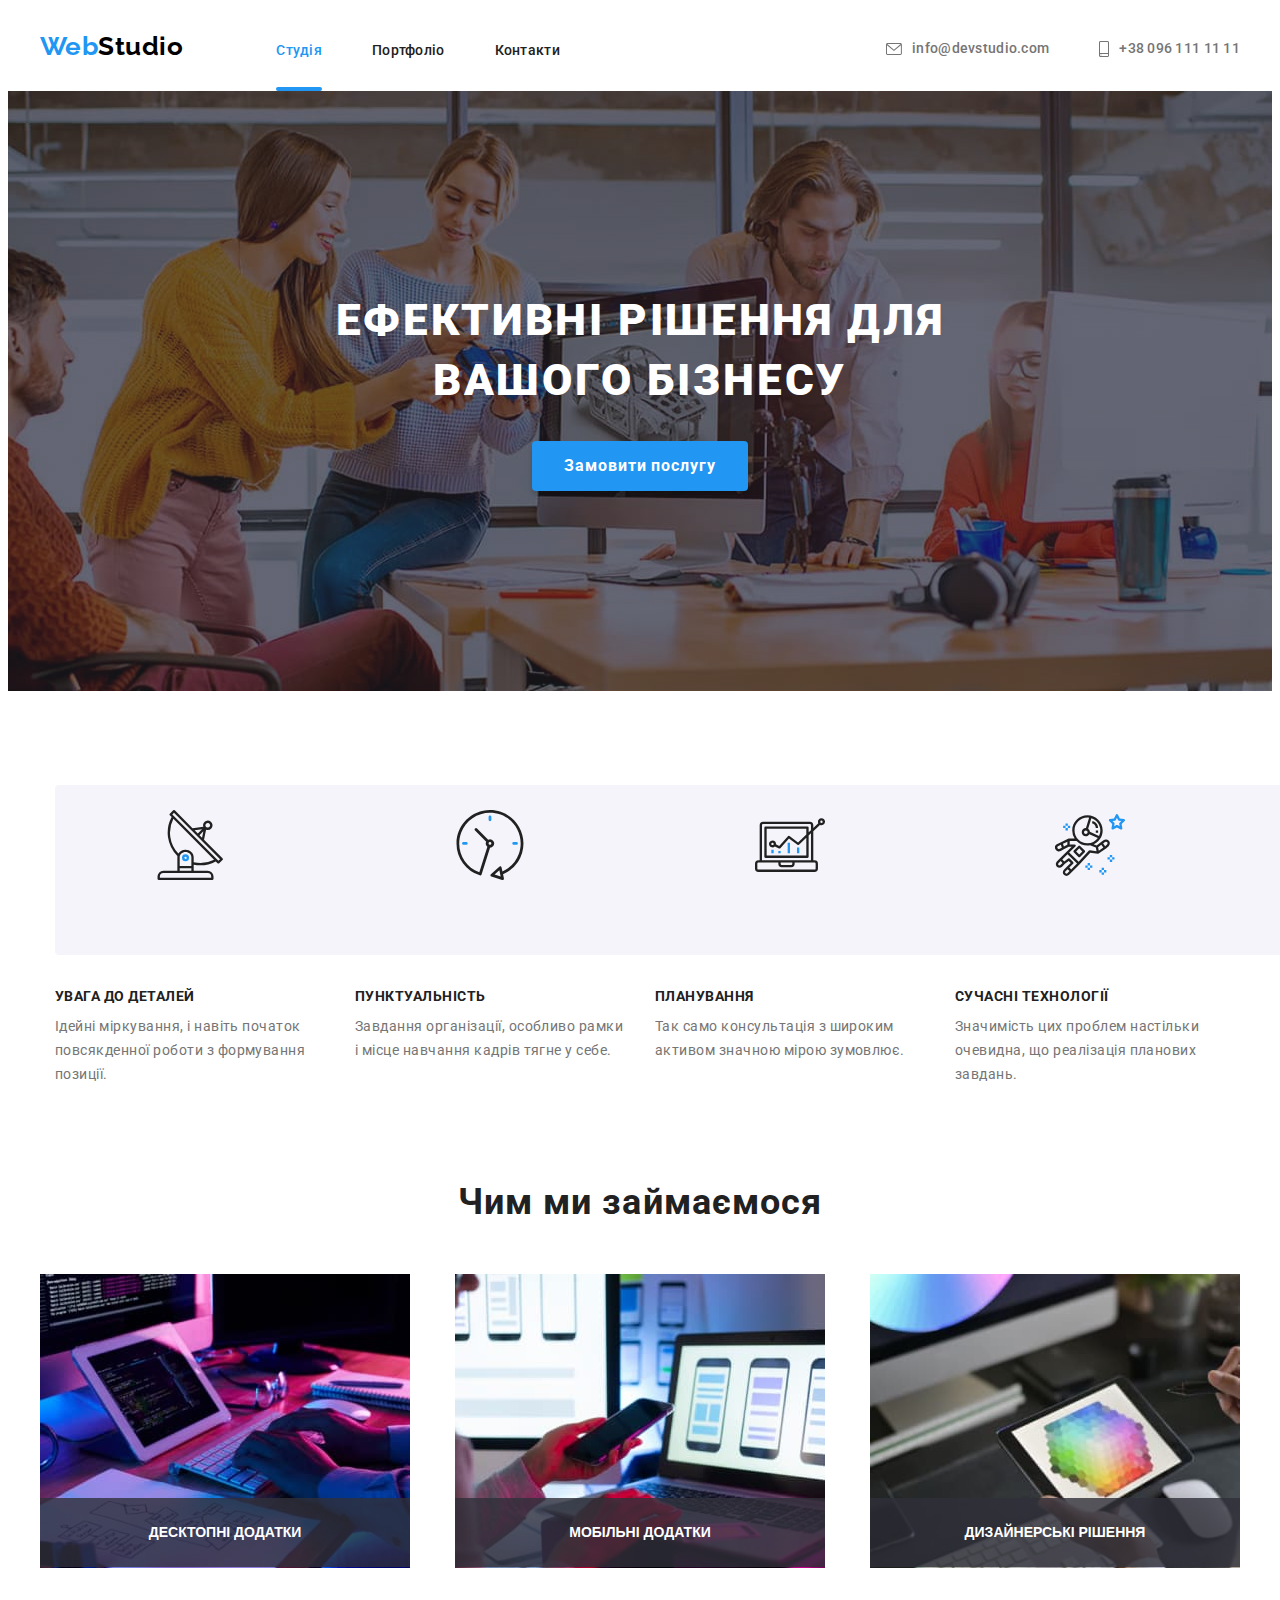
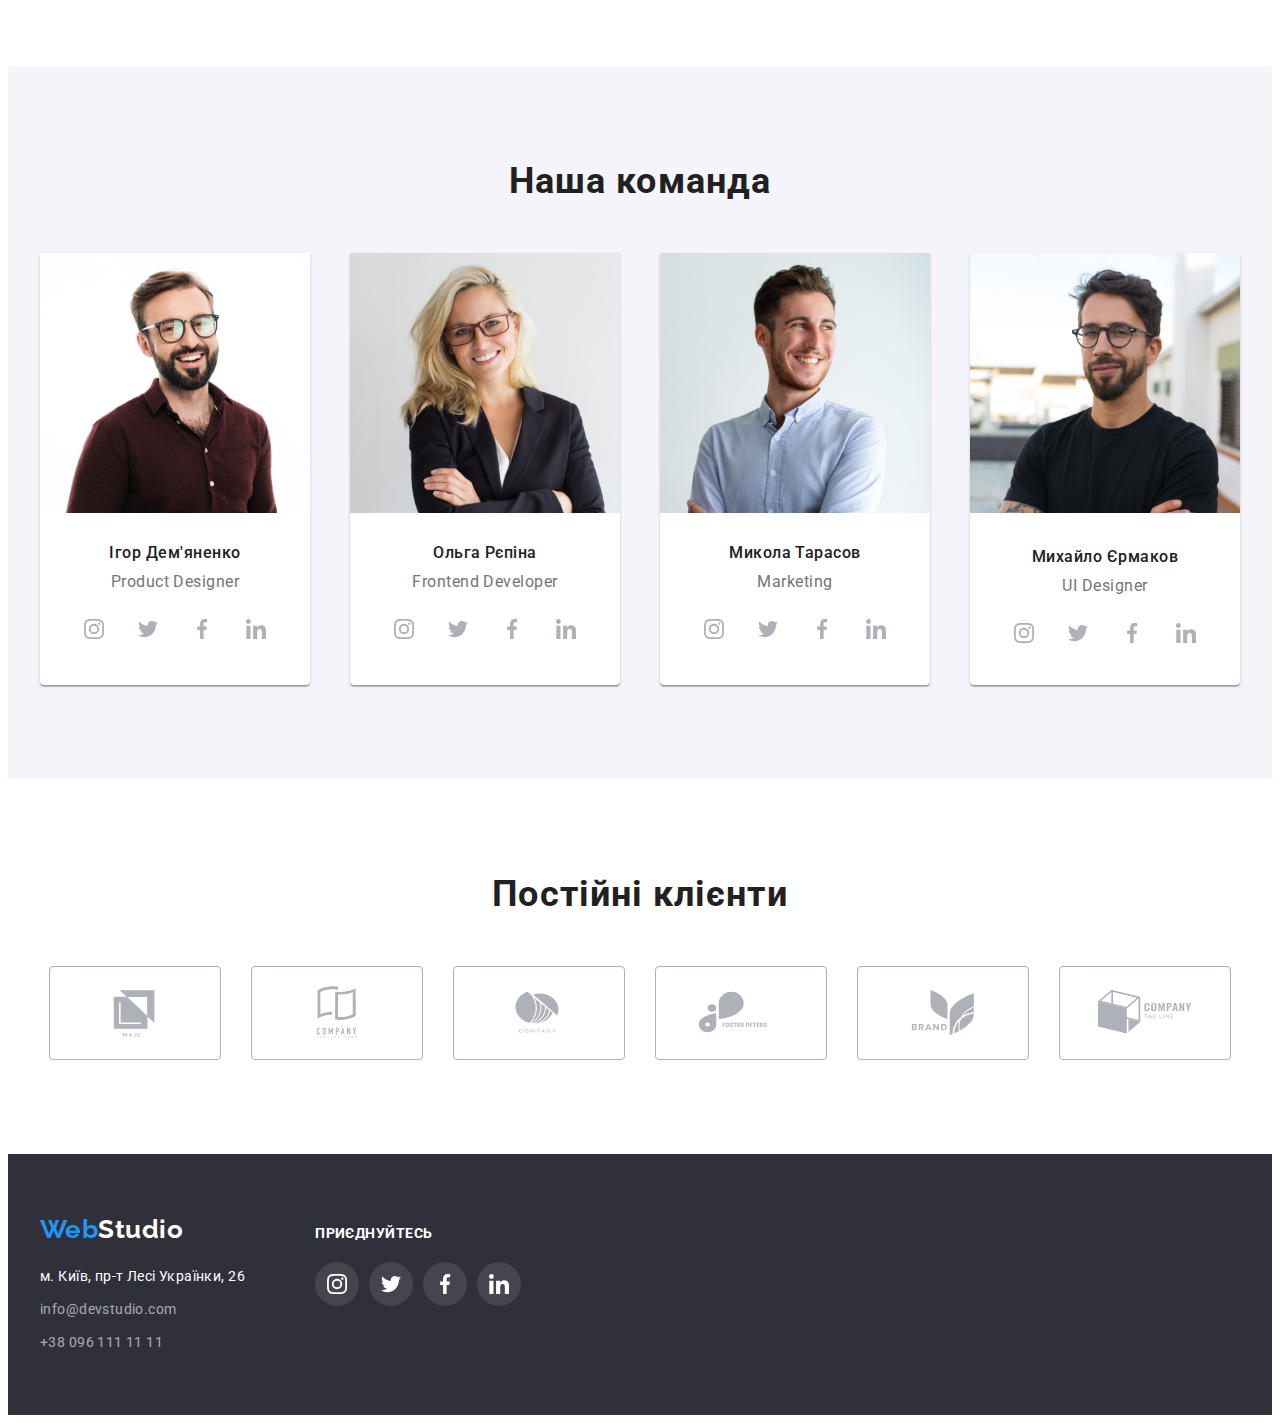
<file: index.html>
<!DOCTYPE html>
<html lang="uk">
  <head>
    <meta charset="UTF-8" />
    <meta http-equiv="X-UA-Compatible" content="IE=edge" />
    <meta name="viewport" content="width=device-width, initial-scale=1.0" />
    <title>WebStudio</title>
    <link rel="preconnect" href="https://fonts.googleapis.com" />
    <link rel="preconnect" href="https://fonts.gstatic.com" crossorigin />
    <link
      href="https://fonts.googleapis.com/css2?family=Raleway:wght@700&family=Roboto:wght@400;500;700&display=swap"
      rel="stylesheet"
    />
    <link
      rel="stylesheet"
      href="https://cdnjs.cloudflare.com/ajax/libs/modern-normalize/1.1.0/modern-normalize.min.css"
      integrity="sha512-wpPYUAdjBVSE4KJnH1VR1HeZfpl1ub8YT/NKx4PuQ5NmX2tKuGu6U/JRp5y+Y8XG2tV+wKQpNHVUX03MfMFn9Q=="
      crossorigin="anonymous"
      referrerpolicy="no-referrer"
    />
    <link rel="stylesheet" href="./css/styles.css" />
  </head>
  <body>
    <header class="header">
      <div class="container main-header">
            <a href="./index.html" lang="en" class="logo list link"
              ><span class="logo-part">Web</span>Studio</a
            >
            <nav>
            <ul class="list link site-nav">
              <li class="item">
                <a href="./index.html" class="list link nav-list current">Студія</a>
              </li>
              <li class="item">
                <a href="./portfolio.html" class="list link nav-list">Портфоліо</a>
              </li>
              <li class="item"><a href="#" class="list link nav-list">Контакти</a></li>
            </ul>
          </nav>
          <ul class="list link site-nav sive-nav-contact">
            <li class="item list-item">
              <a href="mailto:info@devstudio.com"
                class="list link nav-list contacts"
                > <svg class="icons-contact" width="16" height="12">
                  <use href="./images/icomoon/icons.svg#icon-mail"></use>
                </svg> 
                info@devstudio.com</a
              >
            </li>
            <li class="item">
              <a href="tel:+380961111111" class="list link nav-list contacts"
                >
                <svg class="icons-contact" width="10" height="16">
                  <use href="./images/icomoon/icons.svg#icon-tel"></use>
                </svg>
                +38 096 111 11 11</a
              >
            </li>
          </ul>
      </div>
    </header>
    <main>
      <section class="hero">
        <h1 class="hero-title">Ефективні рішення для вашого бізнесу</h1>
        <button type="button" data-modal-open class="button">Замовити послугу</button>
      </section>
      <section class="section-feature">
        <div class="container">
          <h2 class="visually-hidden">Особливості</h2>
        <ul class="list link main-features">
          <li class="main-features-list">
            <svg class="icons-features" >
              <use href="./images/icomoon/icons.svg#icon-antenna" width="70" height="70"></use>
            </svg>
            <h3 class="features-title">Увага до деталей</h3>
            <p class="features-text">
              Ідейні міркування, і навіть початок повсякденної роботи з
              формування позиції.
            </p>
          </li>
          <li class="main-features-list">
            <svg class="icons-features">
              <use href="./images/icomoon/icons.svg#icon-clock" width="70" height="70"></use>
            </svg>
            <h3 class="features-title">Пунктуальність</h3>
            <p class="features-text">
              Завдання організації, особливо рамки і місце навчання кадрів тягне
              у себе.
            </p>
          </li>
          <li class="main-features-list">
            <svg class="icons-features">
              <use href="./images/icomoon/icons.svg#icon-diagram" width="70" height="70"></use>
            </svg>
            <h3 class="features-title">Планування</h3>
            <p class="features-text">
              Так само консультація з широким активом значною мірою зумовлює.
            </p>
          </li>
          <li class="main-features-list">
            <svg class="icons-features">
              <use href="./images/icomoon/icons.svg#icon-astronaut" width="70" height="70"></use>
            </svg>
            <h3 class="features-title">Сучасні технології</h3>
            <p class="features-text">
              Значимість цих проблем настільки очевидна, що реалізація планових
              завдань.
            </p>
          </li>
        </ul>
        </div>
      </section>
      <section class=" main-work">
        <div class="container">
          <h2 class="work">Чим ми займаємося</h2>
        <ul class="list link work-list">
          <li class="example-position">
            <img src="./images/main/box1.jpg" alt="Друк-на-клавіатура" width="370" />
            <button type="button" class="work-title-bottom">Десктопні додатки</button>
          </li>
          <li class="example-position">
            <img src="./images/main/box2.jpg" alt="Телефон-в-руці" width="370" />
            <button type="button" class="work-title-bottom">Мобільні додатки</button>
          </li>
          <li class="example-position">
            <img src="./images/main/box3.jpg" alt="Зображення-на-планшеті" width="370" />
            <button type="button" class="work-title-bottom">Дизайнерські рішення</button>
          </li> 
        </ul>
        </div>
      </section>
      <section class="section-work">
        <div class="container">
          <h2 class="work">Наша команда</h2>
          <ul class="list link main-team">
            <li class="section-list">
              <img
                src="./images/main/img1.jpg"
                alt="Ігор Дем'яненко" 
                width="270" class="photo-team"
              />
            <div class="general">
                <h3 class="team">Ігор Дем'яненко</h3>
                <p lang="en" class="team-position">Product Designer</p>
            <ul   class="list icons-team-list">
              <li class="icons-team-item">
                <a class="icons-team-link" href="#">
                  <svg class="icons-team" width="20" height="20">
                    <use href="./images/icomoon/icons.svg#icon-instagram">
                    </use>
                  </svg>
                </a>
              </li>
              <li class="icons-team-item">
                <a class="icons-team-link" href="#">
                  <svg class="icons-team" width="20" height="20">
                    <use href="./images/icomoon/icons.svg#icon-twitter">
                    </use>
                  </svg>
                </a>
              </li>
              <li class="icons-team-item">
                <a class="icons-team-link" href="#">
                  <svg class="icons-team" width="20" height="20">
                    <use href="./images/icomoon/icons.svg#icon-facebook">
                    </use>
                  </svg> 
                </a>
              </li>
              <li class="icons-team-item">
                <a class="icons-team-link" href="#">
                  <svg class="icons-team" width="20" height="20">
                    <use href="./images/icomoon/icons.svg#icon-linkedin">
                    </use>
                  </svg> 
                </a>
              </li>  
            </ul>
            </div>
           
            </li>
            <li class="section-list">
              <img
                src="./images/main/img2.jpg"
                alt="Ольга Рєпіна"
                width="270" class="photo-team"
              />
              <div class="general">
                <h3 class="team">Ольга Рєпіна</h3>
                <p lang="en" class="team-position">Frontend Developer</p>
                <ul   class="list icons-team-list">
                  <li class="icons-team-item">
                    <a class="icons-team-link" href="#">
                      <svg class="icons-team" width="20" height="20">
                        <use href="./images/icomoon/icons.svg#icon-instagram">
                        </use>
                      </svg>
                    </a>
                  </li>
                  <li class="icons-team-item">
                    <a class="icons-team-link" href="#">
                      <svg class="icons-team" width="20" height="20">
                        <use href="./images/icomoon/icons.svg#icon-twitter">
                        </use>
                      </svg>
                    </a>
                  </li>
                  <li class="icons-team-item">
                    <a class="icons-team-link" href="#">
                      <svg class="icons-team" width="20" height="20">
                        <use href="./images/icomoon/icons.svg#icon-facebook">
                        </use>
                      </svg> 
                    </a>
                  </li>
                  <li class="icons-team-item">
                    <a class="icons-team-link" href="#">
                      <svg class="icons-team" width="20" height="20">
                        <use href="./images/icomoon/icons.svg#icon-linkedin">
                        </use>
                      </svg> 
                    </a>
                  </li>  
                </ul>
              </div>
            </li>
            <li class="section-list">
              <img
                src="./images/main/img3.jpg"
                alt="Микола Тарасов"
                width="270" class="photo-team"
              />
              <div class="general">
                <h3 class="team">Микола Тарасов</h3>
                <p lang="en" class="team-position">Marketing</p>
                <ul   class="list icons-team-list">
                  <li class="icons-team-item">
                    <a class="icons-team-link" href="#">
                      <svg class="icons-team" width="20" height="20">
                        <use href="./images/icomoon/icons.svg#icon-instagram">
                        </use>
                      </svg>
                    </a>
                  </li>
                  <li class="icons-team-item">
                    <a class="icons-team-link" href="#">
                      <svg class="icons-team" width="20" height="20">
                        <use href="./images/icomoon/icons.svg#icon-twitter">
                        </use>
                      </svg>
                    </a>
                  </li>
                  <li class="icons-team-item">
                    <a class="icons-team-link" href="#">
                      <svg class="icons-team" width="20" height="20">
                        <use href="./images/icomoon/icons.svg#icon-facebook">
                        </use>
                      </svg> 
                    </a>
                  </li>
                  <li class="icons-team-item">
                    <a class="icons-team-link" href="#">
                      <svg class="icons-team" width="20" height="20">
                        <use href="./images/icomoon/icons.svg#icon-linkedin">
                        </use>
                      </svg> 
                    </a>
                  </li>  
                </ul>
              </div>
            </li>
            <li class="section-list">
              <img
                src="./images/main/img4.jpg"
                alt="Михайло Єрмаков"
                width="270"
              />
              <div class="general">
                <h3 class="team">Михайло Єрмаков</h3>
                <p lang="en" class="team-position">UI Designer</p>
                <ul   class="list icons-team-list">
                  <li class="icons-team-item">
                    <a class="icons-team-link" href="#">
                      <svg class="icons-team" width="20" height="20">
                        <use href="./images/icomoon/icons.svg#icon-instagram">
                        </use>
                      </svg>
                    </a>
                  </li>
                  <li class="icons-team-item">
                    <a class="icons-team-link" href="#">
                      <svg class="icons-team" width="20" height="20">
                        <use href="./images/icomoon/icons.svg#icon-twitter">
                        </use>
                      </svg>
                    </a>
                  </li>
                  <li class="icons-team-item">
                    <a class="icons-team-link" href="#">
                      <svg class="icons-team" width="20" height="20">
                        <use href="./images/icomoon/icons.svg#icon-facebook">
                        </use>
                      </svg> 
                    </a>
                  </li>
                  <li class="icons-team-item">
                    <a class="icons-team-link" href="#">
                      <svg class="icons-team" width="20" height="20">
                        <use href="./images/icomoon/icons.svg#icon-linkedin">
                        </use>
                      </svg> 
                    </a>
                  </li>  
                </ul>
              </div>
            </li>
          </ul>
        </div>
      </section>
      <section class="section-clients">
        <div class="container">
          <h2 class="work">Постійні клієнти</h2> 
          <ul class="list icons-clients-list">
            <li>
              <a class="icons-clients-link" href="#">
                <svg class="icons-clients">
                  <use href="./images/icomoon/icons.svg#icon-client1"></use>
                </svg>
              </a>
            </li>
            <li>
              <a class="icons-clients-link" href="#">
                <svg class="icons-clients">
                  <use href="./images/icomoon/icons.svg#icon-client2"></use>
                </svg>
              </a>
            </li>
            <li>
              <a class="icons-clients-link" href="#">
                <svg class="icons-clients">
                  <use href="./images/icomoon/icons.svg#icon-client3"></use>
                </svg>
              </a>
            </li>
            <li>
              <a class="icons-clients-link" href="#">
                <svg class="icons-clients">
                  <use href="./images/icomoon/icons.svg#icon-client4"></use>
                </svg>
              </a>
            </li>
            <li>
              <a class="icons-clients-link" href="#">
                <svg class="icons-clients">
                  <use href="./images/icomoon/icons.svg#icon-client5"></use>
                </svg>
              </a>
            </li>
            <li>
              <a class="icons-clients-link" href="#">
                <svg class="icons-clients">
                  <use href="./images/icomoon/icons.svg#icon-client6"></use>
                </svg>
              </a>
            </li>
          </ul>
        </div>
      </section>
    </main>
    <footer class="footer">
      <div class="container box-flex">
            <div>
              <a href="./index.html" lang="en" class="logo-footer-part list link logo-footer"
              ><span class="logo-part">Web</span>Studio</a
            >
            <address class="main-address">
              <ul class="list link">
                <li>
                  <a
                    href="https://goo.gl/maps/CPtrU1FHBa2aNyZL9"
                    target="_blank"
                    rel="noopener noreferrer"
                    class="address list link"
                    >м. Київ, пр-т Лесі Українки, 26</a
                  >
                </li>
                <li class="mail-tel">
                  <a
                    href="mailto:info@devstudio.com"
                    class="list link address address-contacts"
                    >info@devstudio.com</a
                  >
                </li>
                <li class="mail-tel">
                  <a
                    href="tel:+380961111111"
                    class="list link address address-contacts tel-footer"
                    >+38 096 111 11 11</a
                  >
                </li>
              </ul>
            </address>
            </div>
         <div class="support">
            <h3 class="footer-title">приєднуйтесь</h3>
                <ul   class="list icons-team-list-footer">
                  <li class="icons-team-item">
                    <a class="icons-team-link icons-team-link-footer" href="#">
                      <svg class="icons-team icons-footer" width="20" height="20">
                        <use href="./images/icomoon/icons.svg#icon-instagram">
                        </use>
                      </svg>
                    </a>
                  </li>
                  <li class="icons-team-item">
                    <a class="icons-team-link icons-team-link-footer" href="#">
                      <svg class="icons-team icons-footer" width="20" height="20">
                        <use href="./images/icomoon/icons.svg#icon-twitter">
                        </use>
                      </svg>
                    </a>
                  </li>
                  <li class="icons-team-item">
                    <a class="icons-team-link icons-team-link-footer" href="#">
                      <svg class="icons-team icons-footer" width="20" height="20">
                        <use href="./images/icomoon/icons.svg#icon-facebook">
                        </use>
                      </svg> 
                    </a>
                  </li>
                  <li class="icons-team-item">
                    <a class="icons-team-link icons-team-link-footer" href="#">
                      <svg class="icons-team icons-footer" width="20" height="20">
                        <use href="./images/icomoon/icons.svg#icon-linkedin">
                        </use>
                      </svg> 
                    </a>
                  </li>  
                </ul>
         </div>
        </div>
    </footer>
    <div class="backdrop is-hidden" data-modal>
      <div class="modal">
        <button type="button" data-modal-close aria-label="close" class="modal-button">
          <svg class="modal-close-icon" width="11" height="11">
            <use href="./images/portfolio/symbol-defs.svg#icon-Vector"></use>
          </svg>
        </button>
      </div>
    </div>

<script src="./js/modal.js"></script>
  </body>
</html>
</file>
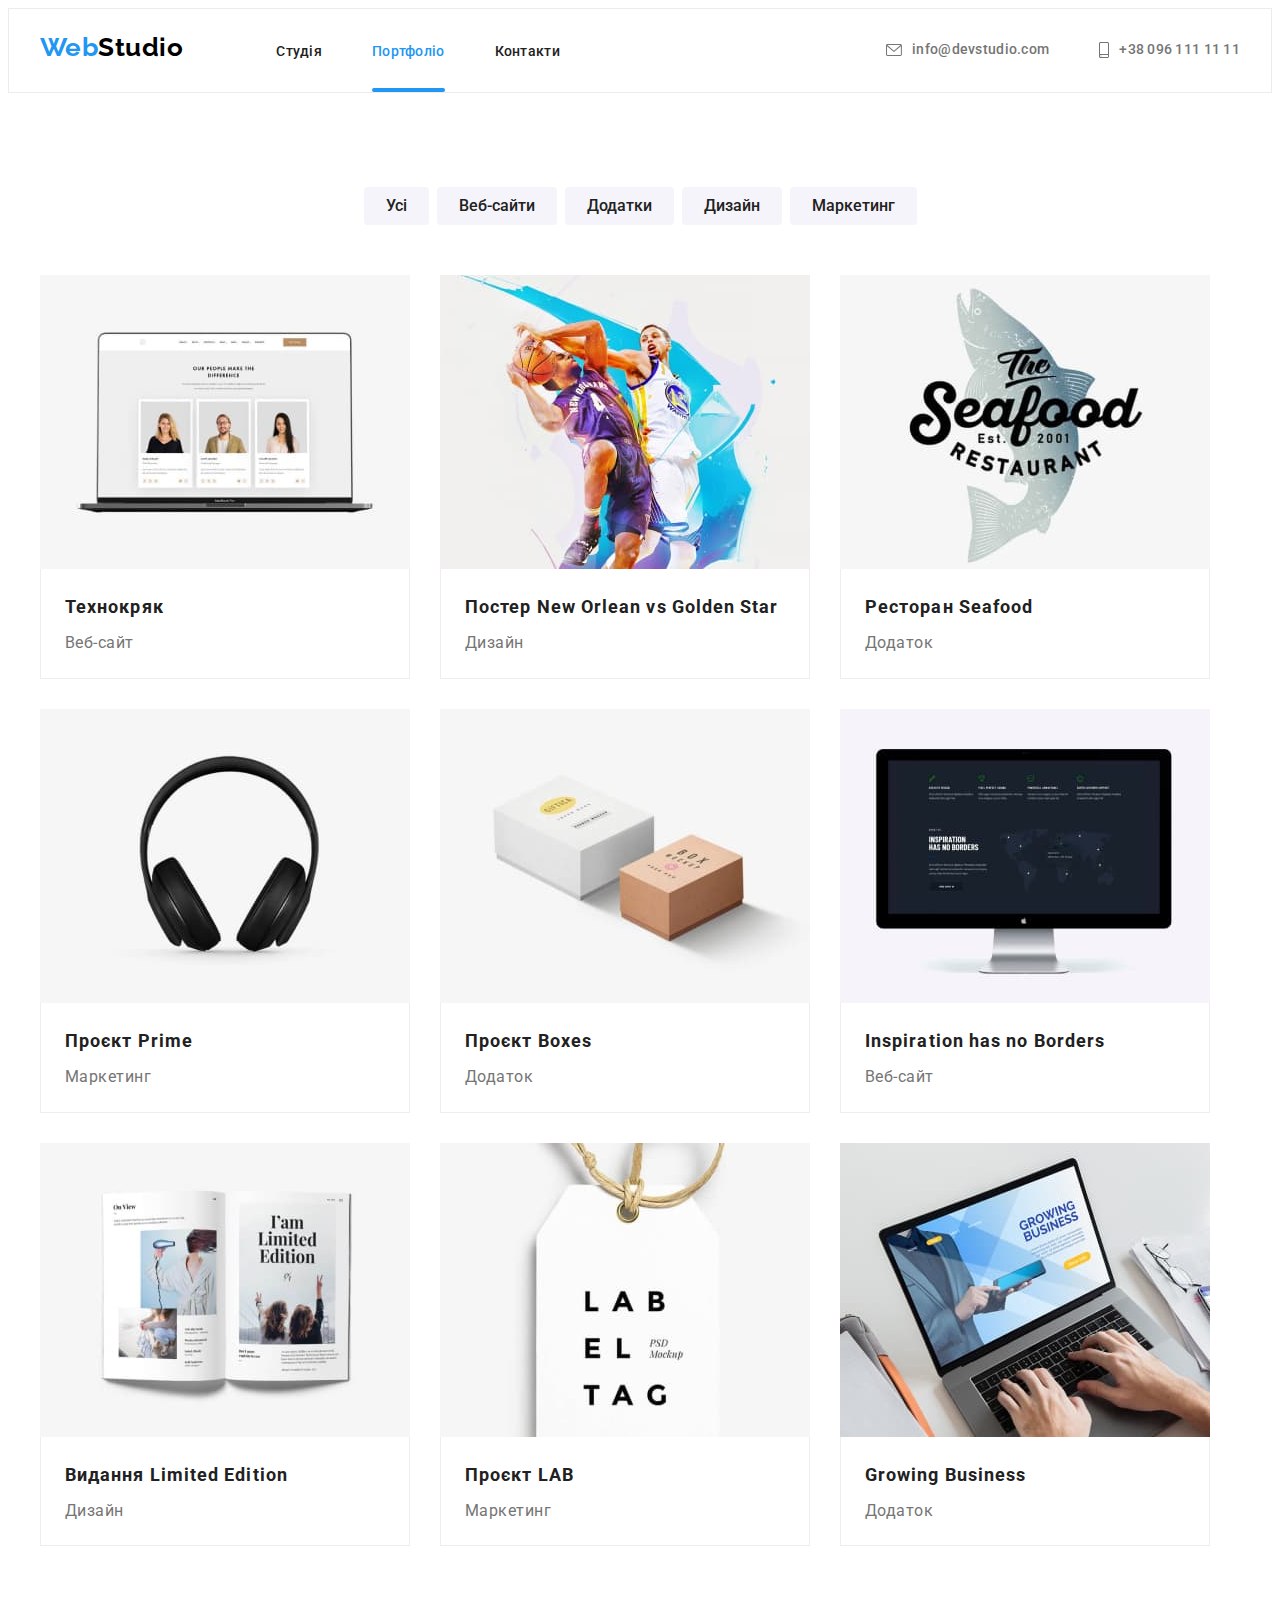
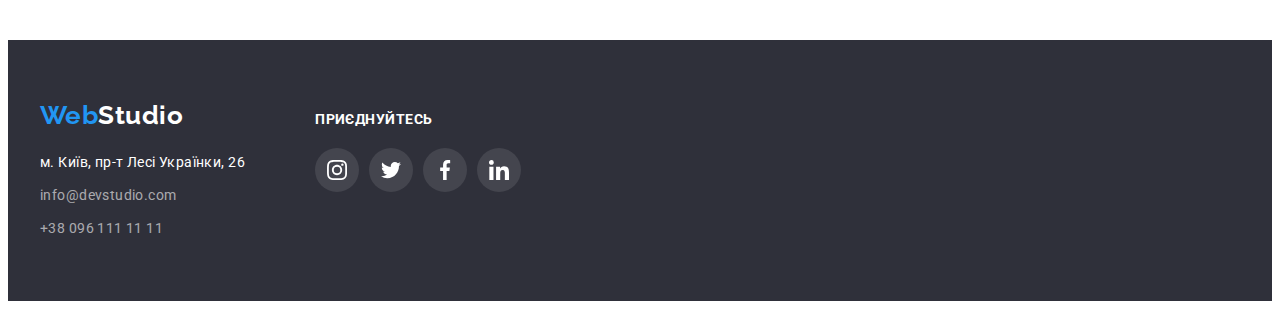
<file: portfolio.html>
<!DOCTYPE html>
<html lang="uk">
  <head>
    <meta charset="UTF-8" />
    <meta http-equiv="X-UA-Compatible" content="IE=edge" />
    <meta name="viewport" content="width=device-width, initial-scale=1.0" />
    <title>Portfolio</title>
    <link rel="preconnect" href="https://fonts.googleapis.com" />
    <link rel="preconnect" href="https://fonts.gstatic.com" crossorigin />
    <link
      href="https://fonts.googleapis.com/css2?family=Raleway:wght@700&family=Roboto:wght@400;500;700&display=swap"
      rel="stylesheet"
    />
    <link
      rel="stylesheet"
      href="https://cdnjs.cloudflare.com/ajax/libs/modern-normalize/1.1.0/modern-normalize.min.css"
      integrity="sha512-wpPYUAdjBVSE4KJnH1VR1HeZfpl1ub8YT/NKx4PuQ5NmX2tKuGu6U/JRp5y+Y8XG2tV+wKQpNHVUX03MfMFn9Q=="
      crossorigin="anonymous"
      referrerpolicy="no-referrer"
    />
    <link rel="stylesheet" href="./css/portfolio.css" />
  </head>
  <body>
    <header class="header">
      <div class="container main-header">
            <a href="./index.html" lang="en" class="logo list link"
              ><span class="logo-part">Web</span>Studio</a
            >
            <nav>
            <ul class="list link site-nav">
              <li class="item">
                <a href="./index.html" class="list link nav-list">Студія</a>
              </li>
              <li class="item">
                <a href="./portfolio.html" class="list link nav-list current">Портфоліо</a>
              </li>
              <li class="item"><a href="#" class="list link nav-list">Контакти</a></li>
            </ul>
          </nav>
          <ul class="list link site-nav sive-nav-contact">
            <li class="item list-item">
              <a href="mailto:info@devstudio.com"
                class="list link nav-list contacts"
                > <svg class="icons-contact" width="16" height="12">
                  <use href="./images/icomoon/icons.svg#icon-mail"></use>
                </svg> 
                info@devstudio.com</a
              >
            </li>
            <li class="item">
              <a href="tel:+380961111111" class="list link nav-list contacts"
                >
                <svg class="icons-contact" width="10" height="16">
                  <use href="./images/icomoon/icons.svg#icon-tel"></use>
                </svg>
                +38 096 111 11 11</a
              >
            </li>
          </ul>
      </div>
    </header>
    
    <main>
      <section class="main-section">
        <div class="container">
          <h1 class="visually-hidden">Портфоліо</h1>
        <ul class="main-btn-list">
          <li class="list btn-item">
            <button type="button" class="main-list">Усі</button>
          </li>
          <li class="list btn-item">
            <button type="button" class="main-list">Веб-сайти</button>
          </li>
          <li class="list btn-item">
            <button type="button" class="main-list">Додатки</button>
          </li>
          <li class="list btn-item">
            <button type="button" class="main-list">Дизайн</button>
          </li>
          <li class="list btn-item">
            <button type="button" class="main-list">Маркетинг</button>
          </li>
        </ul>
        <ul class="list card-set">
          <li class="item-filter">
              <a href="#" class="link">
                  <div class="product-thumb">
                      <img
                        src="./images/portfolio/tehnokrak.jpg"
                        alt="Технокряк"
                        width="370" class="image"
                      />      
                      <div class="product-overlay">
                        <p class="overlay-text">Ресурс пропонує комплексні пропозиції з різним рівнем функціоналу та сервісів. Все це дозволить відвідувачу отримати вичерпні відомості про компанію чи приватну особу.
                        </p>
                      </div>
                  </div>
              
              <div class="border">
                <h2 class="main-title">Технокряк</h2>
                <p class="main-text">Веб-сайт</p>
              </div>
         
            </a>
          </li>
          <li class="item-filter">
            <a href="#" class="link">
              <div class="product-thumb">
                <img
                  src="./images/portfolio/basketball.jpg"
                  alt="Баскетбол"
                  width="370"
                />
                <div class="product-overlay">
                  <p class="overlay-text">Ресурс пропонує комплексні пропозиції з різним рівнем функціоналу та сервісів. Все це дозволить відвідувачу отримати вичерпні відомості про компанію чи приватну особу.
                  </p>
                </div>
              </div>
              <div class="border">
                <h2 class="main-title">
                  Постер <span lang="en">New Orlean vs Golden Star</span>
                </h2>
                <p class="main-text">Дизайн</p>
              </div>
            </a>
          </li>
          <li class="item-filter">
            <a href="#" class="link">
              <div class="product-thumb">
                <img
                  src="./images/portfolio/seafood.jpg"
                  alt="Морепродукти"
                  width="370"
                />
                <div class="product-overlay">
                  <p class="overlay-text">Ресурс пропонує комплексні пропозиції з різним рівнем функціоналу та сервісів. Все це дозволить відвідувачу отримати вичерпні відомості про компанію чи приватну особу.
                  </p>
                </div>
              </div>
              <div class="border">
                <h2 class="main-title">
                  Ресторан <span lang="en">Seafood</span>
                </h2>
                <p class="main-text">Додаток</p>
              </div>
            </a>
          </li>
          <li class="item-filter">
            <a href="#" class="link">
              <div class="product-thumb">
                <img
                  src="./images/portfolio/headphone.jpg"
                  alt="Навушники"
                  width="370"
                />
                <div class="product-overlay">
                  <p class="overlay-text">Ресурс пропонує комплексні пропозиції з різним рівнем функціоналу та сервісів. Все це дозволить відвідувачу отримати вичерпні відомості про компанію чи приватну особу.
                  </p>
                </div>
              </div>
              <div class="border">
                <h2 class="main-title">Проєкт <span lang="en">Prime</span></h2>
              <p class="main-text">Маркетинг</p>
              </div>
            </a>
          </li>
          <li class="item-filter">
            <a href="#" class="link">
              <div class="product-thumb">
                <img
                  src="./images/portfolio/boxes.jpg"
                  alt="Коробки"
                  width="370"
                />
                <div class="product-overlay">
                  <p class="overlay-text">Ресурс пропонує комплексні пропозиції з різним рівнем функціоналу та сервісів. Все це дозволить відвідувачу отримати вичерпні відомості про компанію чи приватну особу.
                  </p>
                </div>
              </div>
              <div class="border">
                <h2 class="main-title">Проєкт <span lang="en">Boxes</span></h2>
              <p class="main-text">Додаток</p>
              </div>
            </a>
          </li>
          <li class="item-filter">
            <a href="#" class="link">
              <div class="product-thumb">
                <img
                  src="./images/portfolio/tv.jpg"
                  alt="Телевізор"
                  width="370"
                />
                <div class="product-overlay">
                  <p class="overlay-text">Ресурс пропонує комплексні пропозиції з різним рівнем функціоналу та сервісів. Все це дозволить відвідувачу отримати вичерпні відомості про компанію чи приватну особу.
                  </p>
                </div>
              </div>
             <div class="border">
              <h2 lang="en" class="main-title">Inspiration has no Borders</h2>
              <p class="main-text">Веб-сайт</p>
             </div>
            </a>
          </li>
          <li class="item-filter">
            <a href="#" class="link">
              <div class="product-thumb">
                <img
                  src="./images/portfolio/newspaper.jpg"
                  alt="Газета"
                  width="370"
                />
                <div class="product-overlay">
                  <p class="overlay-text">Ресурс пропонує комплексні пропозиції з різним рівнем функціоналу та сервісів. Все це дозволить відвідувачу отримати вичерпні відомості про компанію чи приватну особу.
                  </p>
                </div>
              </div>
              <div class="border">
                <h2 class="main-title">
                  Видання <span lang="en">Limited Edition</span>
                </h2>
                <p class="main-text">Дизайн</p>
              </div>
            </a>
          </li>
          <li class="item-filter">
            <a href="#" class="link">
              <div class="product-thumb">
                <img
                  src="./images/portfolio/labeltag.jpg"
                  alt="Значок"
                  width="370"
                />
                <div class="product-overlay">
                  <p class="overlay-text">Ресурс пропонує комплексні пропозиції з різним рівнем функціоналу та сервісів. Все це дозволить відвідувачу отримати вичерпні відомості про компанію чи приватну особу.
                  </p>
                </div>
              </div>
                <div class="border">
                  <h2 class="main-title">
                    Проєкт <span lang="en" class="labeltag">lab</span>
                  </h2>
                  <p class="main-text">Маркетинг</p>
                </div>
              </a>
          </li>
          <li class="item-filter">
            <a href="#" class="link">
              <div class="product-thumb">
                <img
                  src="./images/portfolio/notebook.jpg"
                  alt="Ноутбук"
                  width="370"
                />
                <div class="product-overlay">
                  <p class="overlay-text">Ресурс пропонує комплексні пропозиції з різним рівнем функціоналу та сервісів. Все це дозволить відвідувачу отримати вичерпні відомості про компанію чи приватну особу.
                  </p>
                </div>
              </div>
              <div class="border">
                <h2 lang="en" class="main-title">Growing Business</h2>
              <p class="main-text">Додаток</p>
              </div>
            </a>
          </li>
        </ul>
        </div>
      </section>
    </main>

    <footer class="footer">
      <div class="container box-flex">
            <div>
              <a href="./index.html" lang="en" class="logo-footer-part list link logo-footer"
              ><span class="logo-part">Web</span>Studio</a
            >
            <address class="main-address">
              <ul class="list link">
                <li>
                  <a
                    href="https://goo.gl/maps/CPtrU1FHBa2aNyZL9"
                    target="_blank"
                    rel="noopener noreferrer"
                    class="address list link"
                    >м. Київ, пр-т Лесі Українки, 26</a
                  >
                </li>
                <li class="mail-tel">
                  <a
                    href="mailto:info@devstudio.com"
                    class="list link address address-contacts"
                    >info@devstudio.com</a
                  >
                </li>
                <li class="mail-tel">
                  <a
                    href="tel:+380961111111"
                    class="list link address address-contacts tel-footer"
                    >+38 096 111 11 11</a
                  >
                </li>
              </ul>
            </address>
            </div>
         <div class="support">
            <h3 class="footer-title">приєднуйтесь</h3>
                <ul   class="list icons-team-list-footer">
                  <li class="icons-team-item">
                    <a class="icons-team-link icons-team-link-footer" href="#">
                      <svg class="icons-team icons-footer" width="20" height="20">
                        <use href="./images/icomoon/icons.svg#icon-instagram">
                        </use>
                      </svg>
                    </a>
                  </li>
                  <li class="icons-team-item">
                    <a class="icons-team-link icons-team-link-footer" href="#">
                      <svg class="icons-team icons-footer" width="20" height="20">
                        <use href="./images/icomoon/icons.svg#icon-twitter">
                        </use>
                      </svg>
                    </a>
                  </li>
                  <li class="icons-team-item">
                    <a class="icons-team-link icons-team-link-footer" href="#">
                      <svg class="icons-team icons-footer" width="20" height="20">
                        <use href="./images/icomoon/icons.svg#icon-facebook">
                        </use>
                      </svg> 
                    </a>
                  </li>
                  <li class="icons-team-item">
                    <a class="icons-team-link icons-team-link-footer" href="#">
                      <svg class="icons-team icons-footer" width="20" height="20">
                        <use href="./images/icomoon/icons.svg#icon-linkedin">
                        </use>
                      </svg> 
                    </a>
                  </li>  
                </ul>
         </div>
        </div>
    </footer>
  </body>
</html>
</file>
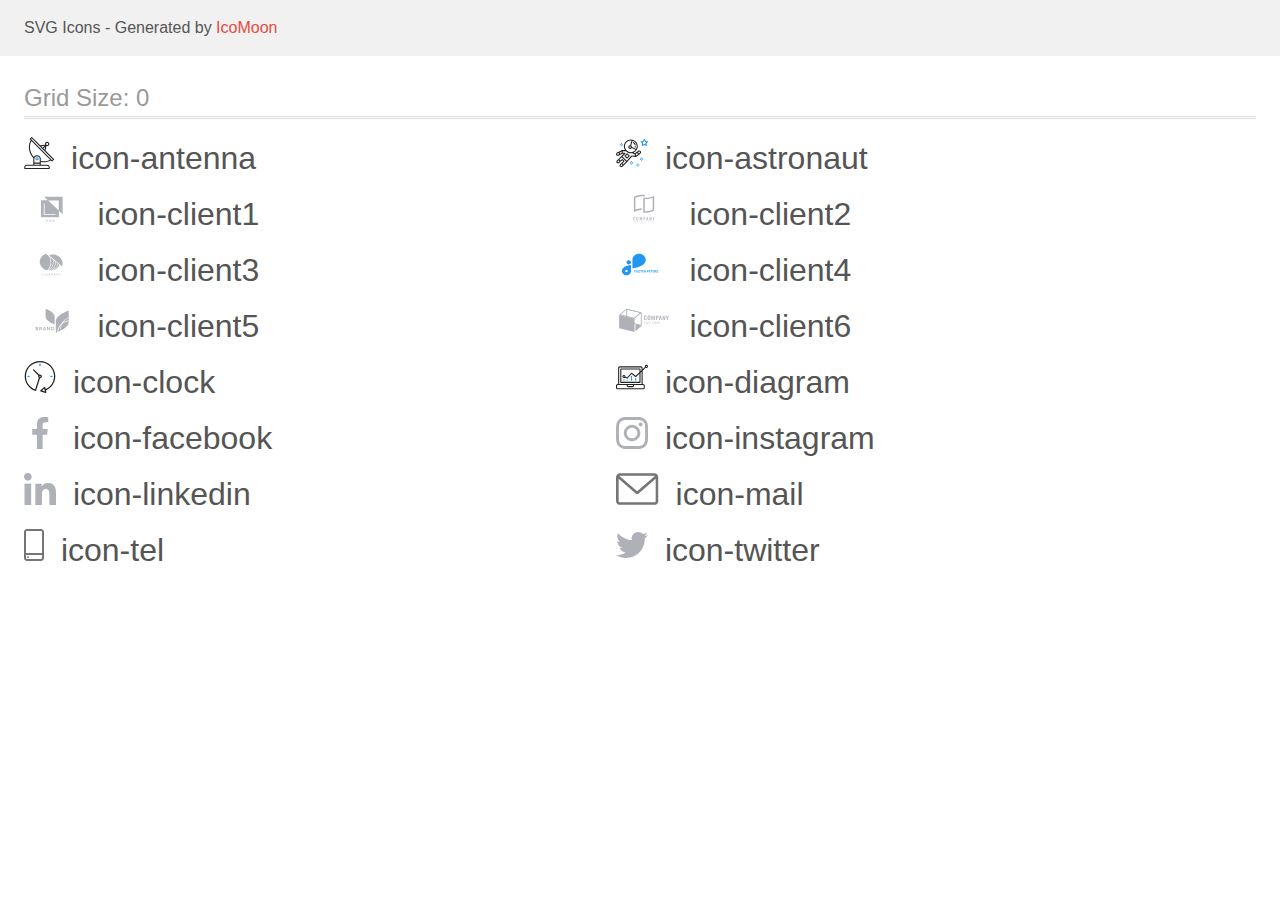
<file: images/icomoon/demo.html>
<!doctype html>
<html>
<head>
    <title>IcoMoon - SVG Icons</title>
    <meta charset="utf-8">
    <meta name="viewport" content="width=device-width, initial-scale=1">
    <link rel="stylesheet" href="demo-files/demo.css">
    <link rel="stylesheet" href="style.css">
</head>
<body>
<svg aria-hidden="true" style="position: absolute; width: 0; height: 0; overflow: hidden;" version="1.1" xmlns="http://www.w3.org/2000/svg" xmlns:xlink="http://www.w3.org/1999/xlink">
<defs>
<symbol id="icon-antenna" viewBox="0 0 30 32">
<path fill="#212121" style="fill: var(--color1, #212121)" d="M29.859 22.098l-8.443-8.505 0.937-4.615c0.242 0.094 0.499 0.144 0.758 0.146h0.006c1.192 0.014 2.17-0.941 2.184-2.133s-0.941-2.17-2.133-2.184c-1.192-0.014-2.17 0.941-2.184 2.133-0.003 0.255 0.039 0.509 0.125 0.749l-4.96 0.605-8.091-8.133c-0.099-0.101-0.235-0.159-0.377-0.16-0.14 0.001-0.274 0.056-0.373 0.155l-1.513 1.504c-0.208 0.208-0.208 0.546 0 0.754l0.814 0.826c-3.153 5.798-2.129 12.978 2.519 17.663 0.043 0.041 0.092 0.074 0.146 0.098-0.034 0.18-0.051 0.364-0.052 0.547v6.187h-6.4c-1.472 0.002-2.665 1.195-2.667 2.667v1.067c0 0.295 0.239 0.533 0.533 0.533h24.533c0.295 0 0.533-0.239 0.533-0.533v-1.067c-0.002-1.472-1.195-2.665-2.667-2.667h-6.4v-2.742c1.003 0.21 2.024 0.317 3.049 0.32 2.458-0.003 4.877-0.615 7.040-1.783l0.818 0.823c0.099 0.101 0.235 0.159 0.377 0.16 0.14-0.001 0.274-0.056 0.373-0.155l1.513-1.504c0.208-0.208 0.208-0.546 0-0.754zM22.366 6.233c0.418-0.415 1.093-0.414 1.508 0.004s0.414 1.093-0.004 1.508c-0.2 0.199-0.47 0.31-0.752 0.31h-0.003c-0.589-0.003-1.064-0.483-1.061-1.072 0.002-0.282 0.115-0.552 0.314-0.751h-0.002zM21.11 9.738l-0.598 2.946-1.175-1.182 1.774-1.763zM20.504 8.836l-1.92 1.909-1.485-1.493 3.405-0.415zM23.090 28.8c0.884 0 1.6 0.716 1.6 1.6v0.533h-23.467v-0.533c0-0.884 0.716-1.6 1.6-1.6h20.267zM15.623 26.667v1.067h-5.333v-1.067h5.333zM10.29 25.6v-4.053c0-1.294 1.196-2.347 2.667-2.347s2.667 1.053 2.667 2.347v4.053h-5.333zM16.69 23.904v-2.357c0-1.882-1.675-3.413-3.733-3.413-1.331-0.020-2.576 0.657-3.281 1.786-4.058-4.274-4.971-10.645-2.279-15.887l18.602 18.708c-2.872 1.461-6.165 1.873-9.309 1.163zM27.979 23.22l-21.057-21.181 0.755-0.752 7.935 7.98c0.004 0 0.006 0.007 0.010 0.010l13.115 13.191-0.757 0.752z"></path>
<path fill="#2196f3" style="fill: var(--color2, #2196f3)" d="M12.961 20.267h-0.005c-0.884-0.001-1.601 0.714-1.602 1.598s0.714 1.601 1.598 1.602h0.005c0.884 0.001 1.601-0.714 1.602-1.598s-0.714-1.601-1.598-1.602zM13.335 22.245c-0.1 0.1-0.236 0.156-0.378 0.155-0.295-0.002-0.532-0.242-0.531-0.536 0.001-0.141 0.057-0.276 0.157-0.375s0.233-0.154 0.373-0.155c0.295 0.002 0.532 0.241 0.53 0.536-0.001 0.141-0.057 0.276-0.157 0.375h0.005z"></path>
</symbol>
<symbol id="icon-astronaut" viewBox="0 0 32 32">
<path fill="#2196f3" style="fill: var(--color2, #2196f3)" d="M31.974 4.524c-0.063-0.193-0.229-0.333-0.43-0.363l-1.91-0.278-0.855-1.731c-0.179-0.365-0.777-0.365-0.956 0l-0.855 1.731-1.91 0.278c-0.201 0.029-0.367 0.17-0.431 0.363-0.062 0.193-0.011 0.405 0.135 0.547l1.383 1.348-0.326 1.903c-0.034 0.2 0.048 0.402 0.212 0.522 0.166 0.121 0.382 0.135 0.562 0.040l1.709-0.899 1.709 0.899c0.078 0.041 0.164 0.061 0.249 0.061 0.11 0 0.221-0.034 0.314-0.102 0.164-0.119 0.246-0.322 0.212-0.522l-0.326-1.903 1.383-1.348c0.145-0.142 0.197-0.354 0.135-0.547zM29.511 5.851c-0.125 0.122-0.183 0.299-0.153 0.472l0.191 1.114-1-0.526c-0.078-0.041-0.163-0.061-0.249-0.061s-0.17 0.020-0.249 0.061l-1.001 0.526 0.191-1.114c0.030-0.173-0.028-0.349-0.153-0.472l-0.81-0.789 1.119-0.163c0.174-0.025 0.324-0.134 0.402-0.292l0.5-1.013 0.5 1.013c0.078 0.157 0.228 0.267 0.402 0.292l1.119 0.163-0.809 0.789z"></path>
<path fill="#2196f3" style="fill: var(--color2, #2196f3)" d="M26.134 20.522h-1.067v1.067h1.067v-1.067z"></path>
<path fill="#2196f3" style="fill: var(--color2, #2196f3)" d="M26.134 22.656h-1.067v1.067h1.067v-1.067z"></path>
<path fill="#2196f3" style="fill: var(--color2, #2196f3)" d="M27.2 21.589h-1.067v1.067h1.067v-1.067z"></path>
<path fill="#2196f3" style="fill: var(--color2, #2196f3)" d="M25.067 21.589h-1.067v1.067h1.067v-1.067z"></path>
<path fill="#2196f3" style="fill: var(--color2, #2196f3)" d="M22.4 26.389h-1.067v1.067h1.067v-1.067z"></path>
<path fill="#2196f3" style="fill: var(--color2, #2196f3)" d="M22.4 28.522h-1.067v1.067h1.067v-1.067z"></path>
<path fill="#2196f3" style="fill: var(--color2, #2196f3)" d="M23.467 27.456h-1.067v1.067h1.067v-1.067z"></path>
<path fill="#2196f3" style="fill: var(--color2, #2196f3)" d="M21.333 27.456h-1.067v1.067h1.067v-1.067z"></path>
<path fill="#2196f3" style="fill: var(--color2, #2196f3)" d="M16 24.256h-1.067v1.067h1.067v-1.067z"></path>
<path fill="#2196f3" style="fill: var(--color2, #2196f3)" d="M16 26.389h-1.067v1.067h1.067v-1.067z"></path>
<path fill="#2196f3" style="fill: var(--color2, #2196f3)" d="M17.067 25.322h-1.067v1.067h1.067v-1.067z"></path>
<path fill="#2196f3" style="fill: var(--color2, #2196f3)" d="M14.933 25.322h-1.067v1.067h1.067v-1.067z"></path>
<path fill="#2196f3" style="fill: var(--color2, #2196f3)" d="M5.867 6.122h-1.067v1.067h1.067v-1.067z"></path>
<path fill="#2196f3" style="fill: var(--color2, #2196f3)" d="M5.867 8.255h-1.067v1.067h1.067v-1.067z"></path>
<path fill="#2196f3" style="fill: var(--color2, #2196f3)" d="M6.933 7.189h-1.067v1.067h1.067v-1.067z"></path>
<path fill="#2196f3" style="fill: var(--color2, #2196f3)" d="M4.8 7.189h-1.067v1.067h1.067v-1.067z"></path>
<path fill="#212121" style="fill: var(--color1, #212121)" d="M24.715 14.159c-0.287-0.388-0.709-0.637-1.188-0.705-0.481-0.068-0.956 0.058-1.34 0.352l-1.252 0.96-1.898 1.417-1.358-0.541c2.421-1.086 4.114-3.508 4.114-6.32 0-3.823-3.123-6.933-6.961-6.933s-6.961 3.11-6.961 6.933c0 1.386 0.414 2.674 1.12 3.758l-2.764-0.024c-0.002 0-0.003 0-0.005 0-0.009 0-0.015 0.004-0.023 0.005-0.053 0.002-0.105 0.013-0.155 0.031-0.013 0.005-0.026 0.008-0.038 0.013-0.006 0.003-0.013 0.003-0.019 0.006l-3.233 1.596c-0.001 0-0.001 0-0.001 0.001l-1.893 0.911c-0.021 0.009-0.042 0.021-0.063 0.035-0.755 0.502-1.012 1.489-0.598 2.295 0.22 0.429 0.595 0.745 1.056 0.889 0.178 0.055 0.359 0.083 0.539 0.083 0.29 0 0.577-0.071 0.839-0.211l1.388-0.738 2.264-1.169 1.357-0.008-5.442 5.416c-0.001 0.001-0.001 0.001-0.002 0.001l-1.339 1.333c-0.316 0.315-0.49 0.732-0.49 1.178s0.174 0.863 0.49 1.179c0.325 0.323 0.752 0.485 1.179 0.485s0.854-0.162 1.18-0.485l1.314-1.309 1.741-1.3 0.901 0.897-1.762 1.754c-0 0.001-0.001 0.001-0.002 0.001l-1.339 1.333c-0.316 0.315-0.49 0.732-0.49 1.178s0.174 0.863 0.49 1.179c0.325 0.323 0.753 0.485 1.18 0.485s0.855-0.162 1.18-0.485l3.482-3.467c0.001-0.001 0.001-0.001 0.001-0.002l1.010-1-0.004-0.004c0.006-0.006 0.015-0.009 0.022-0.015l5.166-5.658 3.471 0.494c0.025 0.004 0.050 0.005 0.075 0.005 0.065 0 0.127-0.015 0.187-0.038 0.018-0.006 0.033-0.015 0.050-0.023 0.019-0.010 0.039-0.015 0.058-0.027l3.213-2.133c0.012-0.008 0.018-0.021 0.029-0.029 0.013-0.010 0.029-0.014 0.041-0.026l1.271-1.191c0.662-0.62 0.753-1.635 0.212-2.362zM2.13 17.77c-0.173 0.093-0.37 0.111-0.558 0.052-0.187-0.058-0.338-0.186-0.427-0.358-0.161-0.314-0.068-0.695 0.214-0.902l1.314-0.632 0.449 1.312-0.992 0.528zM5.628 15.942l-1.548 0.8-0.439-1.283 2.027-1.001-0.040 1.484zM20.727 9.322c0 0.918-0.219 1.785-0.599 2.559l-4.181-1.899c-0.044-0.573-0.341-1.075-0.788-1.388l1.464-4.86c2.378 0.756 4.105 2.974 4.105 5.588zM8.938 9.322c0-3.235 2.644-5.867 5.894-5.867 0.253 0 0.5 0.021 0.745 0.052l-1.432 4.754c-0.019-0.001-0.037-0.006-0.057-0.006-1.033 0-1.873 0.837-1.873 1.867s0.84 1.867 1.873 1.867c0.694 0 1.294-0.383 1.618-0.945l3.862 1.755c-1.075 1.446-2.795 2.39-4.737 2.39-3.25 0-5.894-2.632-5.894-5.867zM14.894 10.122c0 0.441-0.362 0.8-0.806 0.8s-0.806-0.359-0.806-0.8c0-0.441 0.362-0.8 0.806-0.8s0.806 0.359 0.806 0.8zM2.465 25.146c-0.236 0.234-0.619 0.234-0.854 0.001-0.114-0.114-0.176-0.263-0.176-0.423s0.062-0.309 0.176-0.421l0.962-0.958 0.851 0.848-0.959 0.955zM5.679 28.88c-0.236 0.234-0.619 0.235-0.855 0.001-0.114-0.114-0.176-0.263-0.176-0.423s0.062-0.309 0.176-0.421l0.963-0.959 0.852 0.848-0.96 0.955zM9.16 25.411c-0.001 0-0.001 0-0.002 0.001l-1.765 1.76-0.852-0.848 1.763-1.755c0 0 0 0 0-0s0.001-0.001 0.002-0.001c0.040-0.040 0.065-0.088 0.090-0.135 0.007-0.014 0.020-0.026 0.026-0.040 0.017-0.041 0.019-0.085 0.026-0.129 0.003-0.025 0.014-0.047 0.014-0.073 0-0.036-0.013-0.070-0.020-0.106-0.006-0.032-0.006-0.065-0.019-0.095-0.020-0.050-0.055-0.094-0.091-0.138-0.010-0.012-0.014-0.027-0.025-0.038 0 0 0 0-0.001 0s-0.001-0.002-0.001-0.002l-1.607-1.6c-0.017-0.017-0.039-0.024-0.058-0.038-0.028-0.022-0.055-0.042-0.087-0.058-0.030-0.015-0.061-0.024-0.093-0.033-0.034-0.010-0.067-0.017-0.103-0.020-0.033-0.002-0.063 0.001-0.095 0.005-0.036 0.004-0.069 0.009-0.104 0.020-0.034 0.011-0.063 0.027-0.094 0.045-0.020 0.011-0.042 0.015-0.061 0.029l-1.773 1.324-0.901-0.897 2.399-2.386 4.361 4.289-0.928 0.919zM15.979 18.394c-0.015-0.002-0.030 0.004-0.045 0.003-0.039-0.002-0.076 0.001-0.115 0.007-0.030 0.005-0.059 0.011-0.088 0.021-0.034 0.012-0.065 0.028-0.097 0.047-0.030 0.018-0.057 0.037-0.083 0.061-0.013 0.011-0.028 0.017-0.040 0.029l-4.698 5.146-4.328-4.257 2.833-2.818c0.209-0.208 0.21-0.546 0.002-0.755-0.105-0.105-0.243-0.157-0.381-0.156v-0.001l-2.219 0.013 0.028-1.607 3.104 0.027c1.265 1.294 3.029 2.101 4.981 2.101 0.437 0 0.864-0.045 1.279-0.123 0.040 0.032 0.079 0.065 0.13 0.085l2.41 0.96 0.331 1.644-3.003-0.427zM20.020 18.572l-0.313-1.558 1.446-1.080 0.947 1.257-2.080 1.381zM23.774 15.741l-0.838 0.785-0.931-1.236 0.831-0.637c0.155-0.119 0.351-0.168 0.543-0.143 0.193 0.027 0.364 0.128 0.48 0.284 0.217 0.292 0.18 0.699-0.085 0.947z"></path>
<path fill="#212121" style="fill: var(--color1, #212121)" d="M13.602 18.544l-2.143-2.133c-0.207-0.207-0.545-0.207-0.753 0l-2.142 2.133c-0.1 0.101-0.157 0.236-0.157 0.378s0.056 0.278 0.157 0.378l2.142 2.133c0.104 0.103 0.241 0.155 0.377 0.155s0.273-0.052 0.376-0.155l2.143-2.133c0.1-0.1 0.157-0.236 0.157-0.378s-0.057-0.278-0.157-0.378zM11.083 20.303l-1.387-1.381 1.387-1.381 1.387 1.381-1.387 1.381z"></path>
<path fill="#212121" style="fill: var(--color1, #212121)" d="M17.164 5.071l-0.258 1.036c0.071 0.018 1.738 0.452 1.738 2.149h1.067c-0-2.017-1.666-2.965-2.547-3.185z"></path>
<path fill="#212121" style="fill: var(--color1, #212121)" d="M19.711 9.322h-1.067v1.067h1.067v-1.067z"></path>
</symbol>
<symbol id="icon-client1" viewBox="0 0 57 32">
<path fill="#afb1b8" style="fill: var(--color3, #afb1b8)" d="M20.267 3.733l3.738 3.538-6.938-0.004v17.166h18.133v-6.564l3.733 3.534v-17.671h-18.667zM35.036 17.455l-10.597-10.032h10.597v10.032zM31.746 21.923h-11.81v-11.545h0.835v10.764h10.975v0.782zM22.725 26.72l-0.436 0.898-0.436-0.898h-0.366l0.637 1.198v0.698h0.331v-0.698l0.635-1.198h-0.365zM23.273 28.615l0.154-0.441h0.734l0.155 0.441h0.344l-0.717-1.896h-0.296l-0.716 1.896h0.342zM23.794 27.122l0.275 0.786h-0.549l0.275-0.786zM25.531 27.863c-0.048 0.073-0.072 0.153-0.072 0.241 0 0.16 0.056 0.29 0.168 0.389s0.263 0.148 0.451 0.148 0.349-0.051 0.484-0.152l0.107 0.126h0.367l-0.279-0.329c0.109-0.149 0.164-0.341 0.164-0.574h-0.275c0 0.128-0.026 0.243-0.079 0.348l-0.366-0.432 0.129-0.094c0.091-0.066 0.157-0.132 0.197-0.198s0.060-0.14 0.060-0.219c0-0.12-0.044-0.22-0.133-0.301s-0.201-0.122-0.339-0.122c-0.153 0-0.274 0.043-0.365 0.13s-0.135 0.203-0.135 0.352c0 0.061 0.014 0.124 0.043 0.189s0.081 0.144 0.155 0.237c-0.141 0.101-0.235 0.188-0.283 0.262zM26.386 28.282c-0.093 0.071-0.193 0.107-0.299 0.107-0.095 0-0.17-0.027-0.227-0.082s-0.085-0.126-0.085-0.214c0-0.102 0.052-0.192 0.156-0.271l0.040-0.029 0.414 0.488zM26.046 27.442c-0.089-0.11-0.134-0.202-0.134-0.275 0-0.063 0.018-0.116 0.055-0.158s0.085-0.063 0.147-0.063c0.057 0 0.105 0.018 0.142 0.053s0.056 0.077 0.056 0.126c0 0.075-0.027 0.136-0.081 0.184l-0.040 0.033-0.145 0.099zM29.132 28.472c0.13-0.114 0.205-0.272 0.224-0.474h-0.328c-0.017 0.135-0.059 0.232-0.124 0.29s-0.162 0.087-0.292 0.087c-0.142 0-0.249-0.054-0.323-0.161s-0.109-0.264-0.109-0.469v-0.168c0.002-0.202 0.041-0.355 0.117-0.46s0.188-0.158 0.331-0.158c0.123 0 0.217 0.030 0.28 0.091s0.104 0.158 0.12 0.294h0.328c-0.021-0.207-0.095-0.368-0.223-0.482s-0.296-0.171-0.505-0.171c-0.155 0-0.293 0.037-0.411 0.111s-0.209 0.179-0.272 0.315c-0.063 0.136-0.095 0.294-0.095 0.473v0.177c0.003 0.174 0.035 0.328 0.098 0.46s0.151 0.234 0.266 0.306c0.115 0.071 0.249 0.107 0.4 0.107 0.216 0 0.389-0.056 0.52-0.169zM31.068 28.206c0.064-0.141 0.096-0.304 0.096-0.49v-0.105c-0.001-0.185-0.034-0.347-0.099-0.486s-0.158-0.247-0.277-0.32c-0.119-0.075-0.256-0.112-0.41-0.112s-0.292 0.038-0.411 0.113c-0.119 0.075-0.211 0.183-0.277 0.324s-0.098 0.305-0.098 0.49v0.107c0.001 0.181 0.034 0.342 0.099 0.48s0.159 0.246 0.279 0.322c0.121 0.075 0.258 0.112 0.411 0.112 0.155 0 0.293-0.037 0.411-0.112s0.212-0.183 0.276-0.323zM30.716 27.135c0.080 0.112 0.12 0.273 0.12 0.483v0.099c0 0.214-0.040 0.376-0.119 0.487s-0.19 0.167-0.336 0.167c-0.144 0-0.257-0.057-0.339-0.171s-0.121-0.275-0.121-0.483v-0.109c0.002-0.204 0.043-0.362 0.122-0.473s0.192-0.168 0.335-0.168c0.146 0 0.258 0.056 0.337 0.168z"></path>
</symbol>
<symbol id="icon-client2" viewBox="0 0 57 32">
<path fill="#afb1b8" style="fill: var(--color3, #afb1b8)" d="M26.727 3.165h-0.073c-0.112-0.007-0.224-0.010-0.336-0.012v0h-0.243c-0.212 0-0.428 0.005-0.642 0.016-0.016-0.001-0.032-0.001-0.049 0-1.944 0.11-3.848 0.596-5.609 1.431l-0.231 0.111v11.809l0.54-0.183c0.474-0.163 0.978-0.309 1.5-0.445 1.411-0.362 2.861-0.555 4.317-0.574v1.551c-0.193 0.001-0.38 0.007-0.568 0.016h-0.045c-1.121 0.061-2.233 0.232-3.322 0.51-1.378 0.345-2.708 0.863-3.957 1.542v-15.145c1.298-0.757 2.695-1.325 4.151-1.688 1.278-0.33 2.593-0.5 3.913-0.504h0.228c0.273 0.007 0.538 0.019 0.788 0.038 0.658 0.046 1.31 0.15 1.95 0.311v1.527c-0.621-0.145-1.253-0.24-1.889-0.285-0.013-0.001-0.026-0.002-0.039-0.003-0.132-0.011-0.263-0.022-0.386-0.022zM29.415 4.726c0.339 0.026 0.689 0.038 1.044 0.038 1.388-0.005 2.769-0.182 4.114-0.528 1.378-0.346 2.706-0.865 3.956-1.543v14.875c-1.298 0.756-2.696 1.325-4.153 1.688-1.279 0.329-2.593 0.498-3.913 0.503-1 0.008-1.997-0.11-2.968-0.35v-14.971c0.229 0.053 0.465 0.102 0.706 0.142 0.394 0.066 0.81 0.115 1.214 0.145zM36.985 4.841l-0.54 0.182c-0.497 0.167-0.997 0.316-1.5 0.449-1.465 0.377-2.971 0.57-4.483 0.575-0.352 0-0.676-0.010-0.989-0.030l-0.43-0.028v12.148l0.37 0.033c0.343 0.030 0.696 0.045 1.052 0.045 1.191-0.005 2.377-0.159 3.531-0.457 0.95-0.238 1.874-0.57 2.759-0.991l0.231-0.111v-11.813z"></path>
<path fill="#afb1b8" style="fill: var(--color3, #afb1b8)" d="M19.060 24.113c-0.078-0.080-0.171-0.144-0.274-0.186s-0.214-0.061-0.326-0.057c-0.119-0.002-0.237 0.021-0.347 0.065-0.101 0.040-0.193 0.101-0.27 0.178s-0.135 0.17-0.174 0.271c-0.042 0.107-0.063 0.22-0.062 0.335v2.023c-0.005 0.143 0.022 0.284 0.080 0.415 0.048 0.104 0.117 0.196 0.202 0.271 0.081 0.068 0.176 0.117 0.278 0.144 0.098 0.028 0.2 0.042 0.302 0.042 0.113 0.001 0.224-0.023 0.326-0.070 0.101-0.044 0.193-0.108 0.27-0.187 0.075-0.079 0.135-0.171 0.177-0.271 0.043-0.102 0.065-0.212 0.065-0.323v-0.226h-0.529v0.18c0.002 0.062-0.009 0.123-0.031 0.18-0.017 0.043-0.043 0.082-0.077 0.114-0.033 0.026-0.070 0.046-0.111 0.058-0.036 0.012-0.073 0.018-0.111 0.019-0.047 0.006-0.095-0.002-0.139-0.021s-0.081-0.049-0.11-0.088c-0.050-0.081-0.074-0.176-0.070-0.271v-1.887c-0.003-0.105 0.019-0.208 0.065-0.302 0.027-0.043 0.066-0.077 0.112-0.098s0.097-0.030 0.147-0.024c0.046-0.002 0.091 0.008 0.132 0.028s0.077 0.049 0.104 0.086c0.059 0.078 0.090 0.173 0.088 0.271v0.175h0.524v-0.206c0.001-0.121-0.021-0.241-0.065-0.354-0.039-0.106-0.099-0.203-0.177-0.285z"></path>
<path fill="#afb1b8" style="fill: var(--color3, #afb1b8)" d="M22.202 24.090c-0.169-0.142-0.381-0.221-0.602-0.222-0.108 0-0.215 0.020-0.316 0.057-0.103 0.037-0.198 0.093-0.279 0.165-0.088 0.079-0.158 0.175-0.205 0.283-0.053 0.124-0.079 0.257-0.077 0.392v1.941c-0.004 0.137 0.023 0.272 0.077 0.397 0.048 0.104 0.118 0.197 0.205 0.271 0.081 0.075 0.176 0.133 0.279 0.171 0.101 0.037 0.208 0.056 0.316 0.057s0.215-0.020 0.316-0.057c0.105-0.038 0.202-0.096 0.286-0.171 0.084-0.076 0.152-0.168 0.2-0.271 0.054-0.125 0.081-0.261 0.077-0.397v-1.941c0.003-0.135-0.024-0.268-0.077-0.392-0.047-0.107-0.115-0.203-0.2-0.283zM21.955 26.706c0.004 0.052-0.003 0.104-0.021 0.152s-0.047 0.092-0.084 0.128c-0.070 0.059-0.158 0.091-0.249 0.091s-0.179-0.032-0.249-0.091c-0.037-0.036-0.066-0.080-0.084-0.128s-0.025-0.101-0.021-0.152v-1.941c-0.004-0.052 0.003-0.104 0.021-0.152s0.047-0.092 0.084-0.128c0.070-0.059 0.158-0.091 0.249-0.091s0.179 0.032 0.249 0.091c0.037 0.036 0.066 0.080 0.084 0.128s0.025 0.101 0.021 0.152v1.941z"></path>
<path fill="#afb1b8" style="fill: var(--color3, #afb1b8)" d="M26.329 27.573v-3.674h-0.509l-0.668 1.945h-0.009l-0.673-1.945h-0.503v3.674h0.525v-2.235h0.009l0.514 1.58h0.262l0.518-1.58h0.009v2.235h0.525z"></path>
<path fill="#afb1b8" style="fill: var(--color3, #afb1b8)" d="M29.311 24.157c-0.081-0.091-0.183-0.16-0.297-0.201-0.123-0.040-0.251-0.059-0.38-0.057h-0.78v3.674h0.523v-1.435h0.27c0.163 0.007 0.326-0.027 0.472-0.1 0.119-0.066 0.218-0.163 0.287-0.281 0.061-0.098 0.101-0.206 0.12-0.32 0.021-0.138 0.030-0.278 0.028-0.418 0.005-0.176-0.012-0.353-0.051-0.525-0.035-0.127-0.101-0.243-0.193-0.338zM29.041 25.277c-0.002 0.067-0.019 0.132-0.049 0.191-0.030 0.056-0.077 0.102-0.135 0.129-0.078 0.035-0.162 0.050-0.247 0.046h-0.239v-1.249h0.27c0.081-0.004 0.162 0.012 0.236 0.046 0.054 0.031 0.097 0.079 0.123 0.136 0.029 0.065 0.044 0.134 0.046 0.205 0 0.077 0 0.159 0 0.244s0.005 0.174 0 0.252h-0.005z"></path>
<path fill="#afb1b8" style="fill: var(--color3, #afb1b8)" d="M31.791 23.899h-0.429l-0.809 3.674h0.523l0.154-0.789h0.714l0.154 0.789h0.524l-0.83-3.674zM31.308 26.283l0.258-1.332h0.009l0.256 1.332h-0.524z"></path>
<path fill="#afb1b8" style="fill: var(--color3, #afb1b8)" d="M35.173 26.112h-0.009l-0.791-2.213h-0.503v3.674h0.523v-2.209h0.011l0.8 2.209h0.492v-3.674h-0.523v2.213z"></path>
<path fill="#afb1b8" style="fill: var(--color3, #afb1b8)" d="M38.372 23.899l-0.421 1.461h-0.011l-0.421-1.461h-0.554l0.719 2.121v1.553h0.524v-1.553l0.719-2.121h-0.554z"></path>
<path fill="#afb1b8" style="fill: var(--color3, #afb1b8)" d="M17.6 28.61h0.252v0.708h0.171v-0.708h0.251v-0.145h-0.675v0.145z"></path>
<path fill="#afb1b8" style="fill: var(--color3, #afb1b8)" d="M19.721 28.465l-0.331 0.853h0.182l0.070-0.194h0.34l0.073 0.194h0.186l-0.339-0.853h-0.182zM19.694 28.981l0.116-0.316 0.116 0.316h-0.232z"></path>
<path fill="#afb1b8" style="fill: var(--color3, #afb1b8)" d="M21.818 29.004h0.197v0.11c-0.058 0.046-0.129 0.071-0.202 0.072-0.034 0.002-0.069-0.004-0.1-0.019s-0.059-0.036-0.081-0.063c-0.045-0.065-0.068-0.143-0.063-0.222 0-0.19 0.082-0.285 0.246-0.285 0.043-0.004 0.086 0.007 0.121 0.032s0.061 0.062 0.072 0.104l0.169-0.033c-0.036-0.167-0.156-0.251-0.362-0.251-0.11-0.003-0.216 0.036-0.298 0.11-0.043 0.042-0.076 0.094-0.097 0.15s-0.030 0.117-0.025 0.178c-0.005 0.117 0.034 0.231 0.109 0.32 0.042 0.043 0.092 0.077 0.148 0.098s0.116 0.031 0.176 0.027c0.134 0.004 0.263-0.045 0.362-0.136v-0.336h-0.37v0.144z"></path>
<path fill="#afb1b8" style="fill: var(--color3, #afb1b8)" d="M23.959 28.465h-0.173v0.853h0.598v-0.145h-0.425v-0.708z"></path>
<path fill="#afb1b8" style="fill: var(--color3, #afb1b8)" d="M25.769 28.465h-0.173v0.853h0.173v-0.853z"></path>
<path fill="#afb1b8" style="fill: var(--color3, #afb1b8)" d="M27.539 29.035l-0.349-0.57h-0.167v0.853h0.161v-0.557l0.343 0.557h0.171v-0.853h-0.158v0.57z"></path>
<path fill="#afb1b8" style="fill: var(--color3, #afb1b8)" d="M29.14 28.943h0.425v-0.145h-0.425v-0.187h0.457v-0.145h-0.63v0.853h0.648v-0.145h-0.475v-0.231z"></path>
<path fill="#afb1b8" style="fill: var(--color3, #afb1b8)" d="M33.020 28.802h-0.336v-0.336h-0.171v0.853h0.171v-0.373h0.336v0.373h0.171v-0.853h-0.171v0.336z"></path>
<path fill="#afb1b8" style="fill: var(--color3, #afb1b8)" d="M34.629 28.943h0.426v-0.145h-0.426v-0.187h0.459v-0.145h-0.63v0.853h0.646v-0.145h-0.475v-0.231z"></path>
<path fill="#afb1b8" style="fill: var(--color3, #afb1b8)" d="M36.812 28.943c0.148-0.023 0.224-0.102 0.224-0.237 0.004-0.036-0.001-0.073-0.016-0.106s-0.038-0.062-0.068-0.083c-0.077-0.039-0.163-0.056-0.25-0.050h-0.362v0.853h0.171v-0.357h0.034c0.037-0.002 0.073 0.004 0.107 0.019 0.025 0.015 0.046 0.037 0.061 0.062l0.186 0.271h0.205l-0.104-0.167c-0.046-0.082-0.111-0.153-0.189-0.205zM36.64 28.825h-0.127v-0.214h0.135c0.059-0.005 0.118 0.002 0.174 0.020 0.012 0.011 0.022 0.025 0.029 0.040s0.009 0.032 0.009 0.049c-0.001 0.017-0.005 0.033-0.013 0.048s-0.019 0.027-0.032 0.037c-0.056 0.017-0.115 0.024-0.174 0.020z"></path>
<path fill="#afb1b8" style="fill: var(--color3, #afb1b8)" d="M38.458 28.943h0.425v-0.145h-0.425v-0.187h0.459v-0.145h-0.631v0.853h0.648v-0.145h-0.475v-0.231z"></path>
</symbol>
<symbol id="icon-client3" viewBox="0 0 57 32">
<path fill="#afb1b8" style="fill: var(--color3, #afb1b8)" d="M19.417 26.187c0.008 0 0.017 0.002 0.025 0.005s0.015 0.007 0.020 0.013l0.116 0.111c-0.090 0.090-0.202 0.162-0.327 0.211-0.147 0.053-0.305 0.079-0.464 0.076-0.149 0.003-0.298-0.021-0.436-0.071-0.125-0.045-0.237-0.113-0.329-0.2-0.094-0.089-0.166-0.194-0.212-0.308-0.051-0.127-0.076-0.261-0.074-0.396-0.002-0.135 0.025-0.27 0.080-0.397 0.051-0.115 0.127-0.22 0.225-0.308 0.099-0.087 0.218-0.155 0.349-0.201 0.143-0.048 0.296-0.072 0.449-0.071 0.143-0.003 0.285 0.019 0.417 0.064 0.115 0.043 0.221 0.104 0.313 0.178l-0.097 0.119c-0.007 0.008-0.015 0.016-0.025 0.021-0.012 0.007-0.025 0.010-0.039 0.009-0.015-0.001-0.030-0.005-0.042-0.013l-0.052-0.032-0.073-0.040c-0.031-0.015-0.064-0.028-0.097-0.039-0.043-0.013-0.087-0.024-0.132-0.032-0.057-0.009-0.115-0.013-0.173-0.013-0.111-0.001-0.22 0.017-0.323 0.053-0.096 0.034-0.182 0.084-0.253 0.149-0.073 0.069-0.128 0.15-0.164 0.238-0.041 0.101-0.061 0.207-0.060 0.313-0.002 0.108 0.018 0.216 0.060 0.318 0.035 0.087 0.090 0.167 0.161 0.236 0.067 0.064 0.149 0.114 0.241 0.147 0.095 0.034 0.197 0.051 0.3 0.050 0.059 0.001 0.119-0.003 0.177-0.010 0.096-0.010 0.188-0.039 0.269-0.085 0.041-0.023 0.079-0.049 0.115-0.078 0.015-0.012 0.035-0.020 0.055-0.020z"></path>
<path fill="#afb1b8" style="fill: var(--color3, #afb1b8)" d="M22.776 25.629c0.002 0.134-0.025 0.267-0.078 0.393-0.047 0.114-0.122 0.218-0.219 0.305s-0.214 0.155-0.344 0.2c-0.285 0.094-0.599 0.094-0.884 0-0.129-0.046-0.245-0.114-0.342-0.201-0.097-0.089-0.172-0.194-0.221-0.308-0.105-0.255-0.105-0.533 0-0.787 0.050-0.115 0.125-0.22 0.221-0.31 0.097-0.084 0.214-0.15 0.342-0.193 0.284-0.096 0.6-0.096 0.884 0 0.129 0.046 0.246 0.114 0.343 0.201 0.096 0.088 0.17 0.191 0.22 0.304 0.054 0.127 0.080 0.261 0.078 0.395zM22.47 25.629c0.002-0.107-0.016-0.214-0.055-0.316-0.033-0.087-0.086-0.168-0.156-0.236-0.068-0.065-0.152-0.116-0.246-0.149-0.207-0.069-0.436-0.069-0.643 0-0.094 0.033-0.178 0.084-0.246 0.149-0.071 0.068-0.125 0.149-0.157 0.236-0.074 0.206-0.074 0.426 0 0.632 0.033 0.087 0.086 0.168 0.157 0.236 0.068 0.065 0.152 0.115 0.246 0.148 0.207 0.067 0.435 0.067 0.643 0 0.093-0.033 0.177-0.083 0.246-0.148 0.070-0.069 0.123-0.149 0.156-0.236 0.039-0.102 0.058-0.209 0.055-0.316z"></path>
<path fill="#afb1b8" style="fill: var(--color3, #afb1b8)" d="M25.067 25.96l0.030 0.071c0.012-0.025 0.022-0.048 0.033-0.071 0.011-0.024 0.024-0.047 0.038-0.070l0.743-1.174c0.015-0.020 0.028-0.033 0.042-0.037 0.020-0.005 0.040-0.007 0.061-0.006h0.22v1.909h-0.26v-1.404c0-0.018 0-0.038 0-0.059-0.001-0.022-0.001-0.044 0-0.066l-0.747 1.19c-0.009 0.018-0.025 0.033-0.044 0.043s-0.041 0.016-0.064 0.016h-0.042c-0.023 0-0.045-0.005-0.064-0.016s-0.034-0.026-0.044-0.044l-0.769-1.198c0 0.023 0 0.046 0 0.068s0 0.043 0 0.061v1.404h-0.252v-1.905h0.22c0.021-0.001 0.041 0.001 0.061 0.006 0.018 0.008 0.032 0.021 0.041 0.037l0.759 1.175c0.015 0.022 0.028 0.045 0.038 0.068z"></path>
<path fill="#afb1b8" style="fill: var(--color3, #afb1b8)" d="M27.864 25.865v0.715h-0.291v-1.906h0.649c0.122-0.002 0.244 0.012 0.362 0.042 0.094 0.023 0.181 0.064 0.256 0.119 0.065 0.052 0.114 0.116 0.145 0.187 0.034 0.078 0.051 0.161 0.049 0.244 0.001 0.084-0.017 0.167-0.054 0.244-0.035 0.073-0.089 0.138-0.157 0.191-0.075 0.057-0.162 0.1-0.257 0.126-0.113 0.031-0.232 0.046-0.35 0.044l-0.352-0.005zM27.864 25.66h0.352c0.076 0.001 0.153-0.009 0.225-0.029 0.060-0.018 0.115-0.046 0.163-0.082 0.044-0.035 0.078-0.078 0.099-0.126 0.024-0.051 0.036-0.105 0.035-0.16 0.003-0.053-0.007-0.106-0.029-0.155s-0.057-0.094-0.102-0.13c-0.111-0.075-0.251-0.112-0.391-0.102h-0.352v0.786z"></path>
<path fill="#afb1b8" style="fill: var(--color3, #afb1b8)" d="M31.772 26.583h-0.23c-0.023 0.001-0.046-0.006-0.064-0.018-0.017-0.012-0.029-0.027-0.038-0.044l-0.198-0.461h-0.993l-0.205 0.461c-0.008 0.017-0.020 0.032-0.036 0.043-0.018 0.013-0.042 0.020-0.065 0.019h-0.23l0.872-1.909h0.302l0.884 1.909zM30.333 25.874h0.82l-0.346-0.777c-0.026-0.058-0.048-0.118-0.065-0.179l-0.034 0.1c-0.010 0.030-0.022 0.058-0.032 0.081l-0.343 0.776z"></path>
<path fill="#afb1b8" style="fill: var(--color3, #afb1b8)" d="M33.029 24.682c0.017 0.008 0.032 0.020 0.044 0.034l1.272 1.439c0-0.023 0-0.046 0-0.067s0-0.043 0-0.063v-1.352h0.26v1.909h-0.145c-0.021 0.001-0.041-0.003-0.060-0.011-0.018-0.009-0.034-0.021-0.047-0.035l-1.271-1.438c0.001 0.022 0.001 0.044 0 0.066 0 0.021 0 0.040 0 0.058v1.361h-0.26v-1.909h0.154c0.018-0 0.036 0.003 0.052 0.009z"></path>
<path fill="#afb1b8" style="fill: var(--color3, #afb1b8)" d="M36.748 25.823v0.758h-0.291v-0.758l-0.804-1.15h0.26c0.022-0.001 0.045 0.005 0.063 0.016 0.016 0.012 0.029 0.027 0.039 0.043l0.503 0.742c0.020 0.032 0.038 0.061 0.052 0.088s0.026 0.054 0.036 0.081l0.038-0.082c0.014-0.030 0.031-0.059 0.049-0.087l0.496-0.747c0.010-0.015 0.023-0.028 0.038-0.040 0.017-0.013 0.040-0.020 0.063-0.019h0.263l-0.806 1.155z"></path>
<path fill="#afb1b8" style="fill: var(--color3, #afb1b8)" d="M24.923 21.47c0.127 0.014 0.255 0.025 0.384 0.035 1.962-0.763 3.622-2.011 4.772-3.588s1.74-3.415 1.695-5.282l-2.162-1.879c0.44 1.988 0.234 4.043-0.594 5.935s-2.245 3.547-4.094 4.779z"></path>
<path fill="#afb1b8" style="fill: var(--color3, #afb1b8)" d="M24.151 21.383l0.058 0.010c1.975-1.228 3.482-2.942 4.323-4.921s0.981-4.133 0.4-6.181l-3.080-2.676c1.246 2.2 1.747 4.661 1.446 7.098s-1.393 4.75-3.147 6.67z"></path>
<path fill="#afb1b8" style="fill: var(--color3, #afb1b8)" d="M34.596 14.841c-0.523 2.052-1.794 3.902-3.624 5.276-0.534 0.404-1.111 0.763-1.722 1.074 1.49-0.38 2.859-1.053 4.003-1.966s2.030-2.042 2.592-3.3l-1.249-1.084z"></path>
<path fill="#afb1b8" style="fill: var(--color3, #afb1b8)" d="M34.106 14.539l-1.778-1.545c-0.034 1.762-0.61 3.483-1.669 4.986s-2.562 2.731-4.352 3.559h0.009c0.399-0 0.798-0.021 1.194-0.062 1.673-0.593 3.151-1.537 4.303-2.748s1.94-2.65 2.295-4.189z"></path>
<path fill="#afb1b8" style="fill: var(--color3, #afb1b8)" d="M24.409 6.486l-2.122-1.846c-1.897 0.637-3.528 1.756-4.68 3.212s-1.772 3.179-1.778 4.946v0c0.007 1.952 0.763 3.846 2.149 5.383s3.322 2.628 5.501 3.101c1.946-2.060 3.085-4.605 3.252-7.266s-0.647-5.299-2.323-7.53z"></path>
<path fill="#afb1b8" style="fill: var(--color3, #afb1b8)" d="M39.008 14.255c-0.008-2.316-1.070-4.535-2.955-6.173s-4.439-2.561-7.105-2.567c-1.232-0.001-2.453 0.196-3.602 0.582l12.99 11.286c0.445-0.998 0.673-2.058 0.672-3.128z"></path>
</symbol>
<symbol id="icon-client4" viewBox="0 0 57 32">
<path fill="#2196f3" style="fill: var(--color2, #2196f3)" d="M12.878 11.255h-0.002c-1.279 0-2.316 0.921-2.316 2.058v0.001c0 1.137 1.037 2.058 2.316 2.058h0.002c1.279 0 2.316-0.921 2.316-2.058v-0.001c0-1.137-1.037-2.058-2.316-2.058z"></path>
<path fill="#2196f3" style="fill: var(--color2, #2196f3)" d="M29.971 10.597c-0.004-1.579-0.711-3.092-1.967-4.208s-2.958-1.745-4.735-1.749v0c-1.777 0.003-3.48 0.631-4.737 1.748s-1.964 2.63-1.968 4.209v8.706c0 0 13.405-1.327 13.406-8.704v-0.001z"></path>
<path fill="#2196f3" style="fill: var(--color2, #2196f3)" d="M5.867 22.16c0.003 1.098 0.496 2.151 1.369 2.928s2.058 1.215 3.294 1.218c1.236-0.003 2.42-0.441 3.294-1.218s1.366-1.829 1.37-2.927v-6.057c0 0-9.327 0.924-9.327 6.056zM10.53 23.245c-0.242 0-0.478-0.064-0.678-0.183s-0.357-0.289-0.45-0.487c-0.092-0.198-0.117-0.417-0.069-0.627s0.163-0.404 0.334-0.556c0.171-0.152 0.388-0.255 0.625-0.297s0.482-0.020 0.706 0.062c0.223 0.082 0.414 0.221 0.548 0.4s0.206 0.388 0.206 0.603c0.001 0.143-0.031 0.284-0.092 0.417s-0.151 0.252-0.264 0.353c-0.114 0.101-0.248 0.182-0.397 0.236s-0.308 0.083-0.468 0.083v-0.004z"></path>
<path fill="#2196f3" style="fill: var(--color2, #2196f3)" d="M19.956 22.647h-0.9v0.93h-0.469v-2.275h1.481v0.38h-1.012v0.588h0.9v0.378zM22.209 22.491c0 0.224-0.040 0.42-0.119 0.589s-0.193 0.299-0.341 0.391c-0.147 0.092-0.316 0.137-0.506 0.137-0.189 0-0.357-0.045-0.505-0.136s-0.262-0.22-0.344-0.387c-0.081-0.169-0.122-0.363-0.123-0.581v-0.112c0-0.224 0.040-0.421 0.12-0.591 0.081-0.171 0.195-0.302 0.342-0.392 0.148-0.092 0.317-0.137 0.506-0.137s0.358 0.046 0.505 0.137c0.148 0.091 0.262 0.221 0.342 0.392 0.081 0.17 0.122 0.366 0.122 0.589v0.102zM21.734 22.388c0-0.238-0.043-0.42-0.128-0.544s-0.207-0.186-0.366-0.186c-0.157 0-0.279 0.061-0.364 0.184-0.085 0.122-0.129 0.301-0.13 0.538v0.111c0 0.232 0.043 0.412 0.128 0.541s0.208 0.192 0.369 0.192c0.157 0 0.278-0.061 0.363-0.184 0.084-0.124 0.127-0.304 0.128-0.541v-0.111zM23.73 22.98c0-0.089-0.031-0.156-0.094-0.203-0.063-0.048-0.175-0.098-0.337-0.15-0.163-0.053-0.291-0.105-0.386-0.156-0.258-0.14-0.387-0.328-0.387-0.564 0-0.123 0.034-0.232 0.103-0.328 0.070-0.097 0.169-0.172 0.298-0.227 0.13-0.054 0.276-0.081 0.438-0.081 0.163 0 0.307 0.030 0.434 0.089 0.127 0.058 0.226 0.141 0.295 0.248s0.106 0.229 0.106 0.366h-0.469c0-0.104-0.033-0.185-0.098-0.242s-0.158-0.087-0.277-0.087c-0.115 0-0.204 0.024-0.267 0.073-0.064 0.048-0.095 0.111-0.095 0.191 0 0.074 0.037 0.136 0.111 0.186 0.075 0.050 0.185 0.097 0.33 0.141 0.267 0.080 0.461 0.18 0.583 0.298s0.183 0.267 0.183 0.444c0 0.197-0.075 0.352-0.223 0.464-0.149 0.111-0.349 0.167-0.602 0.167-0.175 0-0.334-0.032-0.478-0.095-0.144-0.065-0.254-0.153-0.33-0.264s-0.113-0.241-0.113-0.388h0.47c0 0.251 0.15 0.377 0.45 0.377 0.111 0 0.198-0.022 0.261-0.067 0.063-0.046 0.094-0.109 0.094-0.191zM26.231 21.682h-0.697v1.895h-0.469v-1.895h-0.687v-0.38h1.853v0.38zM27.869 22.591h-0.9v0.609h1.056v0.377h-1.525v-2.275h1.522v0.38h-1.053v0.542h0.9v0.367zM29.142 22.744h-0.373v0.833h-0.469v-2.275h0.845c0.269 0 0.476 0.060 0.622 0.18s0.219 0.289 0.219 0.508c0 0.155-0.034 0.285-0.102 0.389-0.067 0.103-0.168 0.185-0.305 0.247l0.492 0.93v0.022h-0.503l-0.427-0.833zM28.769 22.365h0.378c0.118 0 0.209-0.030 0.273-0.089 0.065-0.060 0.097-0.143 0.097-0.248 0-0.107-0.031-0.192-0.092-0.253-0.060-0.061-0.154-0.092-0.28-0.092h-0.377v0.683zM31.609 22.775v0.802h-0.469v-2.275h0.887c0.171 0 0.321 0.031 0.45 0.094s0.23 0.152 0.3 0.267c0.070 0.115 0.105 0.245 0.105 0.392 0 0.223-0.077 0.399-0.23 0.528-0.152 0.128-0.363 0.192-0.633 0.192h-0.411zM31.609 22.396h0.419c0.124 0 0.218-0.029 0.283-0.088 0.066-0.058 0.098-0.142 0.098-0.25 0-0.111-0.033-0.202-0.098-0.27s-0.156-0.104-0.272-0.106h-0.43v0.714zM34.575 22.591h-0.9v0.609h1.056v0.377h-1.525v-2.275h1.522v0.38h-1.053v0.542h0.9v0.367zM36.75 21.682h-0.697v1.895h-0.469v-1.895h-0.688v-0.38h1.853v0.38zM38.387 22.591h-0.9v0.609h1.056v0.377h-1.525v-2.275h1.522v0.38h-1.053v0.542h0.9v0.367zM39.661 22.744h-0.373v0.833h-0.469v-2.275h0.845c0.269 0 0.476 0.060 0.622 0.18s0.219 0.289 0.219 0.508c0 0.155-0.034 0.285-0.102 0.389-0.067 0.103-0.168 0.185-0.305 0.247l0.492 0.93v0.022h-0.503l-0.427-0.833zM39.287 22.365h0.378c0.118 0 0.209-0.030 0.273-0.089 0.065-0.060 0.097-0.143 0.097-0.248 0-0.107-0.031-0.192-0.092-0.253-0.060-0.061-0.154-0.092-0.28-0.092h-0.377v0.683zM42.042 22.98c0-0.089-0.031-0.156-0.094-0.203-0.063-0.048-0.175-0.098-0.337-0.15-0.163-0.053-0.291-0.105-0.386-0.156-0.258-0.14-0.388-0.328-0.388-0.564 0-0.123 0.034-0.232 0.103-0.328 0.070-0.097 0.169-0.172 0.298-0.227 0.13-0.054 0.276-0.081 0.438-0.081 0.163 0 0.307 0.030 0.434 0.089 0.127 0.058 0.226 0.141 0.295 0.248 0.071 0.107 0.106 0.229 0.106 0.366h-0.469c0-0.104-0.033-0.185-0.098-0.242s-0.158-0.087-0.277-0.087c-0.115 0-0.204 0.024-0.267 0.073-0.064 0.048-0.095 0.111-0.095 0.191 0 0.074 0.037 0.136 0.111 0.186 0.075 0.050 0.185 0.097 0.33 0.141 0.267 0.080 0.461 0.18 0.583 0.298s0.183 0.267 0.183 0.444c0 0.197-0.074 0.352-0.223 0.464-0.149 0.111-0.349 0.167-0.602 0.167-0.175 0-0.334-0.032-0.478-0.095-0.144-0.065-0.254-0.153-0.33-0.264-0.075-0.111-0.112-0.241-0.112-0.388h0.47c0 0.251 0.15 0.377 0.45 0.377 0.111 0 0.198-0.022 0.261-0.067 0.063-0.046 0.094-0.109 0.094-0.191z"></path>
</symbol>
<symbol id="icon-client5" viewBox="0 0 57 32">
<path fill="#afb1b8" style="fill: var(--color3, #afb1b8)" d="M14.27 23.859c0.13 0.147 0.199 0.332 0.196 0.521 0.007 0.123-0.017 0.247-0.070 0.361s-0.132 0.216-0.233 0.297c-0.252 0.175-0.565 0.26-0.881 0.24h-1.549v-3.302h1.517c0.299-0.018 0.596 0.059 0.84 0.219 0.098 0.075 0.176 0.17 0.227 0.277s0.074 0.224 0.068 0.341c0.009 0.182-0.054 0.361-0.176 0.505-0.118 0.131-0.28 0.222-0.462 0.258 0.205 0.034 0.391 0.134 0.523 0.282zM12.454 23.36h0.648c0.147 0.010 0.294-0.029 0.412-0.11 0.049-0.040 0.087-0.090 0.111-0.146s0.034-0.116 0.028-0.176c0.005-0.060-0.005-0.12-0.029-0.175s-0.061-0.106-0.108-0.147c-0.122-0.083-0.273-0.123-0.425-0.111h-0.638v0.866zM13.578 24.627c0.052-0.041 0.093-0.093 0.12-0.151s0.038-0.121 0.034-0.184c0.004-0.064-0.008-0.127-0.035-0.186s-0.069-0.111-0.121-0.153c-0.127-0.086-0.283-0.128-0.44-0.119h-0.68v0.908h0.689c0.155 0.008 0.309-0.032 0.435-0.114z"></path>
<path fill="#afb1b8" style="fill: var(--color3, #afb1b8)" d="M17.371 25.278l-0.844-1.291h-0.317v1.291h-0.726v-3.302h1.374c0.346-0.022 0.689 0.078 0.957 0.281 0.192 0.179 0.308 0.415 0.327 0.666s-0.061 0.499-0.224 0.7c-0.17 0.178-0.401 0.296-0.655 0.336l0.898 1.32h-0.789zM16.21 23.538h0.594c0.412 0 0.618-0.167 0.618-0.5 0.004-0.068-0.007-0.136-0.033-0.2s-0.066-0.122-0.118-0.171c-0.13-0.099-0.298-0.147-0.467-0.134h-0.601l0.007 1.005z"></path>
<path fill="#afb1b8" style="fill: var(--color3, #afb1b8)" d="M21.339 24.614h-1.446l-0.255 0.665h-0.761l1.328-3.265h0.823l1.323 3.265h-0.761l-0.25-0.665zM21.145 24.114l-0.529-1.394-0.529 1.394h1.057z"></path>
<path fill="#afb1b8" style="fill: var(--color3, #afb1b8)" d="M26.305 25.278h-0.721l-1.616-2.245v2.245h-0.719v-3.302h0.719l1.616 2.258v-2.258h0.721v3.302z"></path>
<path fill="#afb1b8" style="fill: var(--color3, #afb1b8)" d="M30.417 24.488c-0.149 0.249-0.376 0.452-0.652 0.582-0.314 0.145-0.662 0.217-1.013 0.208h-1.283v-3.302h1.283c0.351-0.008 0.698 0.061 1.013 0.203 0.276 0.127 0.503 0.328 0.652 0.576 0.148 0.269 0.226 0.565 0.226 0.866s-0.077 0.598-0.226 0.866zM29.593 24.409c0.206-0.219 0.319-0.499 0.319-0.788s-0.113-0.569-0.319-0.788c-0.249-0.199-0.573-0.3-0.902-0.281h-0.5v2.137h0.5c0.329 0.019 0.654-0.082 0.902-0.281z"></path>
<path fill="#afb1b8" style="fill: var(--color3, #afb1b8)" d="M21.79 3.609c0 0 9.301 3.215 9.103 7.867v7.869c0 0-9.294-3.217-9.1-7.869l-0.004-7.867z"></path>
<path fill="#afb1b8" style="fill: var(--color3, #afb1b8)" d="M39.179 17.503c1.757-1.107 3.788-1.792 5.909-1.994v-2.463c-2.444 0.862-4.517 2.426-5.909 4.457z"></path>
<path fill="#afb1b8" style="fill: var(--color3, #afb1b8)" d="M38.124 18.245c1.438-2.651 3.93-4.696 6.964-5.715v-7.098c0 0-13.245 4.58-12.965 11.205v11.203c0 0 0.59-0.205 1.519-0.589 0-0.358 0-0.719 0.042-1.082 0.274-3.076 1.871-5.926 4.44-7.924z"></path>
<path fill="#afb1b8" style="fill: var(--color3, #afb1b8)" d="M36.864 22.407c0.070-0.777 0.225-1.546 0.463-2.294-1.599 1.725-2.568 3.866-2.77 6.122-0.019 0.213-0.030 0.426-0.035 0.645 0.752-0.331 1.628-0.744 2.548-1.229-0.235-1.067-0.304-2.159-0.206-3.244z"></path>
<path fill="#afb1b8" style="fill: var(--color3, #afb1b8)" d="M37.391 22.447c-0.088 0.982-0.033 1.969 0.164 2.938 3.619-1.983 7.685-5.046 7.528-8.748v-0.323c-2.585 0.265-5.004 1.3-6.885 2.946-0.44 1.020-0.712 2.094-0.807 3.188z"></path>
</symbol>
<symbol id="icon-client6" viewBox="0 0 57 32">
<path fill="#afb1b8" style="fill: var(--color3, #afb1b8)" d="M28.493 14.618c-0.236-0.315-0.349-0.686-0.323-1.061v-1.538c0-0.471 0.107-0.83 0.321-1.075s0.581-0.367 1.102-0.366c0.489 0 0.836 0.104 1.042 0.313 0.224 0.266 0.333 0.592 0.308 0.92v0.361h-0.875v-0.366c0.003-0.12-0.005-0.24-0.025-0.358-0.013-0.081-0.057-0.156-0.125-0.213-0.090-0.061-0.203-0.091-0.317-0.083-0.12-0.008-0.239 0.024-0.333 0.088-0.076 0.063-0.127 0.145-0.145 0.235-0.025 0.126-0.037 0.253-0.034 0.38v1.866c-0.014 0.18 0.025 0.36 0.112 0.524 0.044 0.055 0.104 0.099 0.175 0.127s0.149 0.038 0.226 0.029c0.112 0.008 0.223-0.022 0.31-0.084 0.071-0.061 0.117-0.141 0.13-0.227 0.020-0.124 0.030-0.249 0.027-0.374v-0.379h0.875v0.346c0.025 0.342-0.082 0.682-0.303 0.967-0.201 0.228-0.544 0.343-1.047 0.343s-0.884-0.122-1.1-0.375z"></path>
<path fill="#afb1b8" style="fill: var(--color3, #afb1b8)" d="M32.137 14.633c-0.221-0.239-0.332-0.588-0.332-1.050v-1.617c0-0.457 0.11-0.802 0.332-1.037s0.591-0.351 1.109-0.35c0.515 0 0.882 0.117 1.103 0.35 0.221 0.235 0.333 0.58 0.333 1.037v1.617c0 0.457-0.112 0.807-0.337 1.048s-0.591 0.361-1.1 0.361c-0.509 0-0.886-0.122-1.109-0.36zM33.654 14.245c0.079-0.15 0.115-0.314 0.105-0.479v-1.98c0.010-0.161-0.025-0.322-0.103-0.469-0.044-0.057-0.106-0.101-0.179-0.129s-0.152-0.037-0.231-0.027c-0.079-0.009-0.159 0-0.231 0.028s-0.135 0.072-0.18 0.129c-0.080 0.146-0.116 0.308-0.105 0.469v1.99c-0.011 0.165 0.025 0.329 0.105 0.479 0.051 0.050 0.114 0.091 0.185 0.119s0.147 0.042 0.225 0.042c0.078 0 0.154-0.014 0.225-0.042s0.134-0.068 0.185-0.119v-0.009z"></path>
<path fill="#afb1b8" style="fill: var(--color3, #afb1b8)" d="M35.735 10.626h0.942l0.708 2.984 0.725-2.984h0.917l0.092 4.308h-0.678l-0.072-2.994-0.699 2.994h-0.544l-0.725-3.005-0.067 3.005h-0.685l0.085-4.308z"></path>
<path fill="#afb1b8" style="fill: var(--color3, #afb1b8)" d="M40.176 10.626h1.468c0.846 0 1.268 0.408 1.268 1.223 0 0.781-0.445 1.171-1.335 1.17h-0.5v1.915h-0.906l0.005-4.308zM41.43 12.467c0.090 0.010 0.18 0.003 0.266-0.021s0.165-0.063 0.232-0.115c0.104-0.146 0.15-0.316 0.13-0.486 0.005-0.131-0.010-0.263-0.044-0.391-0.013-0.043-0.036-0.083-0.067-0.118s-0.070-0.065-0.114-0.087c-0.126-0.052-0.265-0.076-0.404-0.069h-0.352v1.287h0.352z"></path>
<path fill="#afb1b8" style="fill: var(--color3, #afb1b8)" d="M44.218 10.626h0.973l0.998 4.308h-0.844l-0.197-0.993h-0.868l-0.203 0.993h-0.857l0.998-4.308zM45.050 13.441l-0.339-1.808-0.339 1.808h0.678z"></path>
<path fill="#afb1b8" style="fill: var(--color3, #afb1b8)" d="M46.996 10.626h0.634l1.214 2.457v-2.457h0.752v4.308h-0.603l-1.221-2.565v2.565h-0.777l0.002-4.308z"></path>
<path fill="#afb1b8" style="fill: var(--color3, #afb1b8)" d="M51.357 13.291l-1.009-2.659h0.85l0.616 1.708 0.578-1.708h0.832l-0.997 2.659v1.642h-0.87v-1.642z"></path>
<path fill="#afb1b8" style="fill: var(--color3, #afb1b8)" d="M29.892 16.817v0.225h-0.739v1.75h-0.31v-1.75h-0.743v-0.225h1.792z"></path>
<path fill="#afb1b8" style="fill: var(--color3, #afb1b8)" d="M32.209 18.793h-0.239c-0.024 0.001-0.048-0.005-0.067-0.019-0.018-0.011-0.032-0.027-0.040-0.045l-0.214-0.469h-1.026l-0.214 0.469c-0.006 0.020-0.017 0.038-0.033 0.053-0.019 0.013-0.043 0.020-0.067 0.019h-0.239l0.906-1.976h0.315l0.917 1.968zM30.709 18.059h0.855l-0.362-0.804c-0.027-0.061-0.049-0.123-0.067-0.186-0.013 0.038-0.024 0.073-0.034 0.105l-0.033 0.083-0.359 0.802z"></path>
<path fill="#afb1b8" style="fill: var(--color3, #afb1b8)" d="M33.771 18.599c0.057 0.003 0.114 0.003 0.17 0 0.049-0.004 0.097-0.012 0.145-0.023 0.044-0.009 0.088-0.021 0.13-0.036 0.040-0.014 0.080-0.031 0.121-0.048v-0.444h-0.362c-0.009 0-0.018-0.001-0.026-0.003s-0.016-0.007-0.023-0.012c-0.006-0.004-0.011-0.010-0.014-0.016s-0.005-0.013-0.004-0.020v-0.152h0.703v0.757c-0.057 0.035-0.118 0.067-0.181 0.094-0.065 0.028-0.132 0.050-0.201 0.067-0.074 0.019-0.15 0.032-0.227 0.041-0.088 0.008-0.176 0.013-0.264 0.012-0.156 0.001-0.311-0.024-0.457-0.073-0.136-0.047-0.259-0.117-0.362-0.206-0.101-0.090-0.18-0.196-0.234-0.313-0.057-0.131-0.085-0.27-0.083-0.41-0.002-0.141 0.026-0.281 0.082-0.413 0.052-0.117 0.132-0.224 0.234-0.313 0.103-0.089 0.227-0.159 0.362-0.205 0.155-0.050 0.32-0.075 0.486-0.074 0.084-0 0.169 0.006 0.252 0.017 0.074 0.010 0.146 0.027 0.216 0.050 0.063 0.021 0.124 0.047 0.181 0.078 0.056 0.031 0.108 0.065 0.158 0.103l-0.087 0.122c-0.007 0.011-0.017 0.021-0.029 0.027s-0.027 0.010-0.041 0.010c-0.020-0.001-0.040-0.006-0.056-0.016-0.027-0.013-0.056-0.028-0.089-0.047-0.038-0.021-0.079-0.039-0.121-0.053-0.054-0.019-0.11-0.033-0.167-0.044-0.076-0.012-0.153-0.018-0.23-0.017-0.12-0.001-0.238 0.017-0.35 0.055-0.101 0.035-0.192 0.088-0.266 0.156-0.075 0.071-0.132 0.155-0.169 0.246-0.081 0.214-0.081 0.445 0 0.659 0.040 0.093 0.101 0.178 0.181 0.249 0.074 0.068 0.164 0.121 0.265 0.156 0.115 0.034 0.237 0.047 0.359 0.039z"></path>
<path fill="#afb1b8" style="fill: var(--color3, #afb1b8)" d="M36.659 18.567h0.989v0.225h-1.292v-1.976h0.31l-0.007 1.75z"></path>
<path fill="#afb1b8" style="fill: var(--color3, #afb1b8)" d="M38.678 18.792h-0.31v-1.976h0.31v1.976z"></path>
<path fill="#afb1b8" style="fill: var(--color3, #afb1b8)" d="M39.83 16.826c0.018 0.009 0.034 0.021 0.047 0.036l1.324 1.489c-0.002-0.023-0.002-0.047 0-0.070 0-0.022 0-0.044 0-0.064v-1.408h0.27v1.984h-0.156c-0.023 0.002-0.046-0.002-0.067-0.011-0.019-0.010-0.035-0.023-0.049-0.038l-1.323-1.488c0 0.023 0 0.045 0 0.067s0 0.042 0 0.061v1.408h-0.259v-1.976h0.161c0.017 0 0.035 0.003 0.051 0.009z"></path>
<path fill="#afb1b8" style="fill: var(--color3, #afb1b8)" d="M43.753 16.817v0.217h-1.098v0.652h0.89v0.21h-0.89v0.674h1.098v0.217h-1.417v-1.971h1.417z"></path>
<path fill="#afb1b8" style="fill: var(--color3, #afb1b8)" d="M11.286 4.616l13.757 3.372v11.818l-13.757-3.371v-11.819zM10.404 3.609v13.401l15.52 3.806v-13.399l-15.52-3.807z"></path>
<path fill="#afb1b8" style="fill: var(--color3, #afb1b8)" d="M18.722 27.036l-15.522-3.809v-13.399l15.522 3.807v13.401z"></path>
<path fill="#afb1b8" style="fill: var(--color3, #afb1b8)" d="M10.661 4.465l13.578 3.33-5.774 4.987-13.58-3.332 5.776-4.985zM10.404 3.609l-7.204 6.219 15.522 3.807 7.202-6.219-15.52-3.807z"></path>
<path fill="#afb1b8" style="fill: var(--color3, #afb1b8)" d="M19.595 26.282l6.329-5.465-6.329-1.553v7.018z"></path>
</symbol>
<symbol id="icon-clock" viewBox="0 0 32 32">
<path fill="#212121" style="fill: var(--color1, #212121)" d="M31.297 15.301c-0.002-8.452-6.855-15.303-15.308-15.301s-15.303 6.855-15.301 15.308c0.001 6.658 4.307 12.551 10.649 14.576 0.061 0.019 0.124 0.029 0.187 0.029 0.121-0 0.239-0.032 0.342-0.094 0.135-0.080 0.236-0.207 0.283-0.356l3.865-12.25c1.057-0.005 1.909-0.866 1.903-1.923s-0.866-1.909-1.923-1.903c-0.284 0.001-0.565 0.067-0.82 0.191l-5.106-5.107c-0.253-0.245-0.657-0.238-0.902 0.016-0.239 0.247-0.239 0.639 0 0.886l5.103 5.109c-0.392 0.799-0.168 1.764 0.536 2.309l-3.683 11.673c-7.278-2.681-11.004-10.754-8.323-18.032s10.754-11.004 18.032-8.323 11.004 10.754 8.323 18.032c-1.31 3.556-4.001 6.431-7.462 7.973l-0.398-1.874c-0.073-0.344-0.411-0.565-0.756-0.492-0.109 0.023-0.209 0.074-0.292 0.148l-3.837 3.426c-0.263 0.234-0.287 0.637-0.052 0.9 0.076 0.085 0.174 0.149 0.283 0.184l4.899 1.563c0.335 0.108 0.694-0.077 0.802-0.412 0.034-0.106 0.040-0.219 0.017-0.328l-0.391-1.839c5.664-2.388 9.342-7.942 9.329-14.089zM15.992 14.664c0.352 0 0.638 0.286 0.638 0.638s-0.286 0.638-0.638 0.638c-0.352 0-0.638-0.285-0.638-0.638s0.285-0.638 0.638-0.638zM18.093 29.528l2.184-1.948 0.603 2.84-2.787-0.892z"></path>
<path fill="#2196f3" style="fill: var(--color2, #2196f3)" d="M15.354 3.185v1.275c0 0.352 0.285 0.638 0.638 0.638s0.638-0.285 0.638-0.638v-1.275c0-0.352-0.286-0.638-0.638-0.638s-0.638 0.286-0.638 0.638z"></path>
<path fill="#2196f3" style="fill: var(--color2, #2196f3)" d="M3.876 14.664c-0.352 0-0.638 0.286-0.638 0.638s0.285 0.638 0.638 0.638h1.275c0.352 0 0.638-0.285 0.638-0.638s-0.285-0.638-0.638-0.638h-1.275z"></path>
<path fill="#2196f3" style="fill: var(--color2, #2196f3)" d="M28.108 15.939c0.352 0 0.638-0.285 0.638-0.638s-0.285-0.638-0.638-0.638h-1.275c-0.352 0-0.638 0.286-0.638 0.638s0.286 0.638 0.638 0.638h1.275z"></path>
</symbol>
<symbol id="icon-diagram" viewBox="0 0 32 32">
<path fill="#2196f3" style="fill: var(--color2, #2196f3)" d="M14.926 14.965h1.066v4.798h-1.066v-4.797z"></path>
<path fill="#2196f3" style="fill: var(--color2, #2196f3)" d="M19.19 17.097h1.066v2.665h-1.066v-2.665z"></path>
<path fill="#2196f3" style="fill: var(--color2, #2196f3)" d="M10.661 18.696h1.066v1.066h-1.066v-1.066z"></path>
<path fill="#2196f3" style="fill: var(--color2, #2196f3)" d="M7.463 18.163h1.066v1.599h-1.066v-1.599z"></path>
<path fill="#212121" style="fill: var(--color1, #212121)" d="M1.599 28.291h25.587c0.883 0 1.599-0.716 1.599-1.599v-2.132c0-0.883-0.716-1.599-1.599-1.599h-0.533v-13.293l3.028-2.868c0.703 0.346 1.553 0.136 2.013-0.499s0.396-1.508-0.152-2.068-1.42-0.644-2.065-0.198c-0.644 0.446-0.873 1.292-0.542 2.002l-2.281 2.163v-1.23c0-0.883-0.716-1.599-1.599-1.599h-21.322c-0.883 0-1.599 0.716-1.599 1.599v15.992h-0.533c-0.883 0-1.599 0.716-1.599 1.599v2.132c0 0.883 0.716 1.599 1.599 1.599zM30.384 4.837c0.294 0 0.533 0.239 0.533 0.533s-0.239 0.533-0.533 0.533c-0.294 0-0.533-0.239-0.533-0.533s0.239-0.533 0.533-0.533zM3.198 6.969c0-0.294 0.239-0.533 0.533-0.533h21.322c0.294 0 0.533 0.239 0.533 0.533v2.239l-1.066 1.013v-2.186c0-0.294-0.239-0.533-0.533-0.533h-19.19c-0.294 0-0.533 0.239-0.533 0.533v13.326c0 0.294 0.239 0.533 0.533 0.533h19.19c0.294 0 0.533-0.239 0.533-0.533v-9.674l1.066-1.010v12.284h-22.388v-15.992zM7.996 13.899c-0.721-0.002-1.354 0.478-1.546 1.174s0.105 1.433 0.725 1.801c0.62 0.368 1.41 0.276 1.928-0.226l1.853 0.93c0.215 0.108 0.476 0.057 0.636-0.123l3.939-4.431 3.872 2.901c0.208 0.156 0.498 0.139 0.686-0.039l3.365-3.188v8.131h-18.124v-12.26h18.124v2.66l-3.771 3.572-3.904-2.927c-0.222-0.166-0.534-0.135-0.718 0.072l-3.993 4.493-1.493-0.746c0.011-0.064 0.018-0.129 0.020-0.193 0-0.883-0.716-1.599-1.599-1.599zM8.529 15.498c0 0.294-0.239 0.533-0.533 0.533s-0.533-0.239-0.533-0.533c0-0.294 0.239-0.533 0.533-0.533s0.533 0.239 0.533 0.533zM11.727 24.027h5.331v0.533c0 0.294-0.239 0.533-0.533 0.533h-4.264c-0.294 0-0.533-0.239-0.533-0.533v-0.533zM1.066 24.56c0-0.294 0.239-0.533 0.533-0.533h9.062v0.533c0 0.883 0.716 1.599 1.599 1.599h4.264c0.883 0 1.599-0.716 1.599-1.599v-0.533h9.062c0.294 0 0.533 0.239 0.533 0.533v2.132c0 0.294-0.239 0.533-0.533 0.533h-25.587c-0.294 0-0.533-0.239-0.533-0.533v-2.132z"></path>
</symbol>
<symbol id="icon-facebook" viewBox="0 0 32 32">
<path fill="#afb1b8" style="fill: var(--color3, #afb1b8)" d="M21.329 5.313h2.921v-5.088c-0.504-0.069-2.237-0.225-4.256-0.225-4.212 0-7.097 2.649-7.097 7.519v4.481h-4.648v5.688h4.648v14.312h5.699v-14.311h4.46l0.708-5.688h-5.169v-3.919c0.001-1.644 0.444-2.769 2.735-2.769z"></path>
</symbol>
<symbol id="icon-instagram" viewBox="0 0 32 32">
<path fill="#afb1b8" style="fill: var(--color3, #afb1b8)" d="M31.969 9.408c-0.075-1.7-0.35-2.869-0.744-3.882-0.406-1.075-1.032-2.038-1.851-2.838-0.8-0.813-1.769-1.444-2.832-1.844-1.019-0.394-2.182-0.669-3.882-0.744-1.713-0.081-2.257-0.1-6.601-0.1s-4.888 0.019-6.595 0.094c-1.7 0.075-2.869 0.35-3.882 0.744-1.075 0.406-2.038 1.031-2.838 1.85-0.813 0.8-1.444 1.769-1.844 2.832-0.394 1.019-0.669 2.182-0.744 3.882-0.081 1.713-0.1 2.257-0.1 6.601s0.019 4.888 0.094 6.595c0.075 1.7 0.35 2.869 0.744 3.882 0.406 1.075 1.038 2.038 1.85 2.838 0.8 0.813 1.769 1.444 2.832 1.844 1.019 0.394 2.182 0.669 3.882 0.744 1.706 0.075 2.25 0.094 6.595 0.094s4.888-0.019 6.595-0.094c1.7-0.075 2.869-0.35 3.882-0.744 2.151-0.832 3.851-2.532 4.682-4.682 0.394-1.019 0.669-2.182 0.744-3.882 0.075-1.707 0.094-2.251 0.094-6.595s-0.006-4.888-0.081-6.595zM29.087 22.473c-0.069 1.563-0.331 2.407-0.55 2.969-0.538 1.394-1.644 2.5-3.038 3.038-0.563 0.219-1.413 0.481-2.969 0.55-1.688 0.075-2.194 0.094-6.464 0.094s-4.782-0.019-6.464-0.094c-1.563-0.069-2.407-0.331-2.969-0.55-0.694-0.256-1.325-0.663-1.838-1.194-0.531-0.519-0.938-1.144-1.194-1.838-0.219-0.563-0.481-1.413-0.55-2.969-0.075-1.688-0.094-2.194-0.094-6.464s0.019-4.782 0.094-6.464c0.069-1.563 0.331-2.407 0.55-2.969 0.256-0.694 0.663-1.325 1.2-1.838 0.519-0.531 1.144-0.938 1.838-1.194 0.563-0.219 1.413-0.481 2.969-0.55 1.688-0.075 2.194-0.094 6.464-0.094 4.276 0 4.782 0.019 6.464 0.094 1.563 0.069 2.407 0.331 2.969 0.55 0.694 0.256 1.325 0.662 1.838 1.194 0.531 0.519 0.938 1.144 1.194 1.838 0.219 0.563 0.481 1.413 0.55 2.969 0.075 1.688 0.094 2.194 0.094 6.464s-0.019 4.77-0.094 6.458z"></path>
<path fill="#afb1b8" style="fill: var(--color3, #afb1b8)" d="M16.059 7.783c-4.538 0-8.22 3.682-8.22 8.22s3.682 8.22 8.22 8.22c4.539 0 8.22-3.682 8.22-8.22s-3.682-8.22-8.22-8.22zM16.059 21.335c-2.944 0-5.332-2.388-5.332-5.332s2.388-5.332 5.332-5.332c2.944 0 5.332 2.388 5.332 5.332s-2.388 5.332-5.332 5.332z"></path>
<path fill="#afb1b8" style="fill: var(--color3, #afb1b8)" d="M26.524 7.458c0 1.060-0.859 1.919-1.919 1.919s-1.919-0.859-1.919-1.919c0-1.060 0.859-1.919 1.919-1.919s1.919 0.859 1.919 1.919z"></path>
</symbol>
<symbol id="icon-linkedin" viewBox="0 0 32 32">
<path fill="#afb1b8" style="fill: var(--color3, #afb1b8)" d="M31.992 32v-0.001h0.008v-11.736c0-5.741-1.236-10.164-7.948-10.164-3.227 0-5.392 1.771-6.276 3.449h-0.093v-2.913h-6.364v21.364h6.627v-10.579c0-2.785 0.528-5.479 3.977-5.479 3.399 0 3.449 3.179 3.449 5.657v10.401h6.62z"></path>
<path fill="#afb1b8" style="fill: var(--color3, #afb1b8)" d="M0.528 10.636h6.635v21.364h-6.635v-21.364z"></path>
<path fill="#afb1b8" style="fill: var(--color3, #afb1b8)" d="M3.843 0c-2.121 0-3.843 1.721-3.843 3.843s1.721 3.879 3.843 3.879c2.121 0 3.843-1.757 3.843-3.879-0.001-2.121-1.723-3.843-3.843-3.843v0z"></path>
</symbol>
<symbol id="icon-mail" viewBox="0 0 43 32">
<path fill="#757575" style="fill: var(--color4, #757575)" d="M38.667 0h-34.667c-2.206 0-4 1.794-4 4v24c0 2.206 1.794 4 4 4h34.667c2.206 0 4-1.794 4-4v-24c0-2.206-1.794-4-4-4zM38.667 2.667c0.181 0 0.353 0.038 0.511 0.103l-17.844 15.466-17.844-15.466c0.158-0.066 0.33-0.103 0.511-0.103h34.667zM38.667 29.333h-34.667c-0.736 0-1.333-0.598-1.333-1.333v-22.413l17.793 15.421c0.251 0.217 0.563 0.326 0.874 0.326s0.622-0.108 0.874-0.326l17.793-15.421v22.413c0 0.736-0.598 1.333-1.333 1.333z"></path>
</symbol>
<symbol id="icon-tel" viewBox="0 0 20 32">
<path fill="#757575" style="fill: var(--color4, #757575)" d="M17 0h-14c-1.654 0-3 1.346-3 3v26c0 1.654 1.346 3 3 3h14c1.654 0 3-1.346 3-3v-26c0-1.654-1.346-3-3-3zM3 2h14c0.552 0 1 0.448 1 1v21h-16v-21c0-0.552 0.448-1 1-1zM17 30h-14c-0.552 0-1-0.448-1-1v-3h16v3c0 0.552-0.448 1-1 1z"></path>
<path fill="#757575" style="fill: var(--color4, #757575)" d="M4.707 27.478c0.391 0.365 0.391 0.956 0 1.321s-1.024 0.365-1.414 0c-0.391-0.365-0.391-0.956 0-1.321s1.024-0.365 1.414 0z"></path>
</symbol>
<symbol id="icon-twitter" viewBox="0 0 32 32">
<path fill="#afb1b8" style="fill: var(--color3, #afb1b8)" d="M32 6.078c-1.19 0.522-2.458 0.868-3.78 1.036 1.36-0.812 2.398-2.088 2.886-3.626-1.268 0.756-2.668 1.29-4.16 1.588-1.204-1.282-2.92-2.076-4.792-2.076-3.632 0-6.556 2.948-6.556 6.562 0 0.52 0.044 1.020 0.152 1.496-5.454-0.266-10.28-2.88-13.522-6.862-0.566 0.982-0.898 2.106-0.898 3.316 0 2.272 1.17 4.286 2.914 5.452-1.054-0.020-2.088-0.326-2.964-0.808 0 0.020 0 0.046 0 0.072 0 3.188 2.274 5.836 5.256 6.446-0.534 0.146-1.116 0.216-1.72 0.216-0.42 0-0.844-0.024-1.242-0.112 0.85 2.598 3.262 4.508 6.13 4.57-2.232 1.746-5.066 2.798-8.134 2.798-0.538 0-1.054-0.024-1.57-0.090 2.906 1.874 6.35 2.944 10.064 2.944 12.072 0 18.672-10 18.672-18.668 0-0.29-0.010-0.57-0.024-0.848 1.302-0.924 2.396-2.078 3.288-3.406z"></path>
</symbol>
</defs>
</svg>

<header class="bgc1 clearfix">
<div class="mhl">
    <p>SVG Icons - Generated by <a href="https://icomoon.io/app">IcoMoon</a></p>
</div>
</header>
    <div class="clearfix mhl ptl">
        <h1 class="mvm mtn fgc1">Grid Size: 0</h1>
        <div class="glyph fs1">
            <div class="clearfix pbs">
                <svg class="icon icon-antenna"><use xlink:href="#icon-antenna"></use></svg><span class="name"> icon-antenna</span>
            </div>
        </div>
        <div class="glyph fs1">
            <div class="clearfix pbs">
                <svg class="icon icon-astronaut"><use xlink:href="#icon-astronaut"></use></svg><span class="name"> icon-astronaut</span>
            </div>
        </div>
        <div class="glyph fs1">
            <div class="clearfix pbs">
                <svg class="icon icon-client1"><use xlink:href="#icon-client1"></use></svg><span class="name"> icon-client1</span>
            </div>
        </div>
        <div class="glyph fs1">
            <div class="clearfix pbs">
                <svg class="icon icon-client2"><use xlink:href="#icon-client2"></use></svg><span class="name"> icon-client2</span>
            </div>
        </div>
        <div class="glyph fs1">
            <div class="clearfix pbs">
                <svg class="icon icon-client3"><use xlink:href="#icon-client3"></use></svg><span class="name"> icon-client3</span>
            </div>
        </div>
        <div class="glyph fs1">
            <div class="clearfix pbs">
                <svg class="icon icon-client4"><use xlink:href="#icon-client4"></use></svg><span class="name"> icon-client4</span>
            </div>
        </div>
        <div class="glyph fs1">
            <div class="clearfix pbs">
                <svg class="icon icon-client5"><use xlink:href="#icon-client5"></use></svg><span class="name"> icon-client5</span>
            </div>
        </div>
        <div class="glyph fs1">
            <div class="clearfix pbs">
                <svg class="icon icon-client6"><use xlink:href="#icon-client6"></use></svg><span class="name"> icon-client6</span>
            </div>
        </div>
        <div class="glyph fs1">
            <div class="clearfix pbs">
                <svg class="icon icon-clock"><use xlink:href="#icon-clock"></use></svg><span class="name"> icon-clock</span>
            </div>
        </div>
        <div class="glyph fs1">
            <div class="clearfix pbs">
                <svg class="icon icon-diagram"><use xlink:href="#icon-diagram"></use></svg><span class="name"> icon-diagram</span>
            </div>
        </div>
        <div class="glyph fs1">
            <div class="clearfix pbs">
                <svg class="icon icon-facebook"><use xlink:href="#icon-facebook"></use></svg><span class="name"> icon-facebook</span>
            </div>
        </div>
        <div class="glyph fs1">
            <div class="clearfix pbs">
                <svg class="icon icon-instagram"><use xlink:href="#icon-instagram"></use></svg><span class="name"> icon-instagram</span>
            </div>
        </div>
        <div class="glyph fs1">
            <div class="clearfix pbs">
                <svg class="icon icon-linkedin"><use xlink:href="#icon-linkedin"></use></svg><span class="name"> icon-linkedin</span>
            </div>
        </div>
        <div class="glyph fs1">
            <div class="clearfix pbs">
                <svg class="icon icon-mail"><use xlink:href="#icon-mail"></use></svg><span class="name"> icon-mail</span>
            </div>
        </div>
        <div class="glyph fs1">
            <div class="clearfix pbs">
                <svg class="icon icon-tel"><use xlink:href="#icon-tel"></use></svg><span class="name"> icon-tel</span>
            </div>
        </div>
        <div class="glyph fs1">
            <div class="clearfix pbs">
                <svg class="icon icon-twitter"><use xlink:href="#icon-twitter"></use></svg><span class="name"> icon-twitter</span>
            </div>
        </div>
  </div>
<script defer src="svgxuse.js"></script>
</body>
</html>
</file>
<file: css/styles.css>
:root {
  --primary-text-color: #212121;
  --secondary-text-color: #757575;
  --accent-color: #2196f3;
  --primary-bgc: #ffffff;
  --secondary-bgc: #2f303a;
  --logo-part-color: #000000;
}

body {
  font-family: "Roboto", sans-serif;
  background: var(--primary-bgc);
  letter-spacing: 0.03em;
}

.list {
  list-style: none;
  padding: 0;
  margin: 0;
}

.link {
  text-decoration: none;
}

h1,
h2,
h3,
h4,
h5,
h6,
p {
  margin-top: 0;
  margin-bottom: 0;
}


.container {
  width: 1200px;
  padding-left: 15px;
  padding-right: 15px;
  margin: 0 auto;
}

.main-header {
  display: flex;
  align-items: baseline;

}

.logo {
  font-family: "Raleway", sans-serif;
  font-weight: 700;
  font-size: 26px;
  line-height: 1.2;
  color: var(--logo-part-color);
  margin-right: 93px;
}

.logo-part {
  color: var(--accent-color);
}

.site-nav {
  display: flex;
}

.nav-list {
  font-weight: 500;
  font-size: 14px;
  line-height: 1.14;
  letter-spacing: 0.02em;
  color: var(--primary-text-color);
  transition: color 250ms cubic-bezier(0.4, 0, 0.2, 1);
}

.nav-list:hover,
.nav-list:focus {
  color: var(--accent-color);
}

.nav-list.current {
  color: var(--accent-color);
}

.item {
position: relative;
padding: 32px 0;
}


.nav-list.current::after {
  position: absolute;
  left: 0;
  bottom: 0;
  content: "";
  width: 100%;
  height: 4px;
  background-color: var(--accent-color);
  border-radius: 2px;
  display: block;
  }

.site-nav > .item + .item {
  margin-left: 50px;
}

.sive-nav-contact {
  margin-left: auto;
}

.list-item {
  display: flex;
}

.icons-contact {
  margin-right: 10px;
  cursor: pointer;
  fill: var(--secondary-text-color);
}

.contacts {
  display: flex;
  align-items: center;
  justify-content: center;
  color: var(--secondary-text-color);
  transition: color 250ms cubic-bezier(0.4, 0, 0.2, 1);
}

.contacts:hover,
.contacts:focus {
  color: var(--accent-color);
}

.contacts:hover .icons-contact,
.contacts:focus .icons-contact {
  fill: currentColor;
}

.hero {
  max-width: 1600px;
  margin-left: auto;
  margin-right:auto;
  background-color: var(--secondary-bgc);
  background-image: linear-gradient(
                   rgba(47, 48, 58, 0.4), 
                  rgba(47, 48, 58, 0.4)
                  ), 
                  url(../images/bg.jpg);
  background-repeat: no-repeat;
  background-position: center;
  text-align: center;
  padding: 200px 0;
}

.hero-title {
  font-weight: 900;
  font-size: 44px;
  line-height: 1.36;
  letter-spacing: 0.06em;
  text-transform: uppercase;
  color: var(--primary-bgc);
  max-width: 696px;
  margin: 0 auto;
}

.button {
  font-family: "Roboto";
  font-weight: 700;
  font-size: 16px;
  line-height: 1.88;
  letter-spacing: 0.06em;
  color: var(--primary-bgc);
  background-color: var(--accent-color);
  border: transparent;
  box-shadow: 0px 4px 4px rgba(0, 0, 0, 0.15);
  border-radius: 4px;
  cursor: pointer;
  padding: 10px 32px;
  margin-top: 30px;
  transition: background-color 250ms cubic-bezier(0.4, 0, 0.2, 1);
}

.button:hover,
.button:focus {
  background-color: #188ce8;
}

.section-feature {
  padding:94px 0;
}

.visually-hidden {
  position: absolute;
  white-space: nowrap;
  width: 1px;
  height: 1px;
  overflow: hidden;
  border: 0;
  padding: 0;
  clip: rect(0 0 0 0);
  clip-path: inset(50%);
  margin: -1px;
}

.main-features {
  display: flex;
  justify-content: center;
}

.main-features-list {
  width: 270px;
}

.main-features > .main-features-list + .main-features-list {
  margin-left: 30px;
}

.features-title {
  font-weight: 700;
  font-size: 14px;
  line-height: 1.14;
  text-transform: uppercase;
  color: var(--primary-text-color);
  margin-top: 30px;
}

.icons-features {
  padding: 25px 100px;
  width: 270px;
  height: 120px;
  background-color: #F5F4FA;
  border-radius: 4px;
}

.features-text {
  font-size: 14px;
  line-height: 1.71;
  color: var(--secondary-text-color);
  margin-top: 10px;
}

.section-work {
  background: #f5f4fa;
  padding: 94px 0;
}

.section-list {
  background-color: var(--primary-bgc);
  box-shadow: 0px 1px 3px rgba(0, 0, 0, 0.12), 0px 1px 1px rgba(0, 0, 0, 0.14), 0px 2px 1px rgba(0, 0, 0, 0.2);
  border-radius: 0px 0px 4px 4px;
}

.main-work {
  padding-bottom: 94px;
}

.work {
  font-size: 36px;
  line-height: 1.2;
  text-align: center;
  letter-spacing: 0.03em;
  color: var(--primary-text-color);
  margin-bottom: 50px;
}

.work-list {
  display: flex;
  justify-content: space-between;
}

.example-position {
  position: relative;
}

.work-title-bottom {
position: absolute;
width: 100%;
top: 224px;
padding: 27px 0;
display: block;
font-weight: 700;
font-size: 14px;
line-height: 1.1;
text-align: center;
text-transform: uppercase;
color: var(--primary-bgc);
background-color: rgba(47, 48, 58, 0.8);
cursor: pointer;
border: none;
}

.icons-team-list {
  display: flex;
  justify-content: center;
  gap: 10px;
  padding-top: 16px;
}

.icons-team-link {
  width: 44px;
  height: 44px;
  border-radius: 50%;
  display: flex;
  align-items: center;
  justify-content: center;
  fill: #AFB1B8;
  transition: background-color 250ms cubic-bezier(0.4, 0, 0.2, 1),
              fill 250ms cubic-bezier(0.4, 0, 0.2, 1);
}

.icons-team-link:hover,
.icons-team-link:focus {
  background-color: var(--accent-color);
  fill: var(--primary-bgc);
}

.main-team {
  display: flex;
  justify-content: space-between;
}

.photo-team {
  display: block;
}

.general {
  padding: 30px 0;
}

.team {
  font-weight: 500;
  font-size: 16px;
  line-height: 1.2;
  letter-spacing: 0.03em;
  color: var(--primary-text-color);
  text-align: center;
}

.team-position {
  color: var(--secondary-text-color);
  text-align: center;
  margin-top: 10px;
}

.section-clients {
  padding: 94px 0;
}

.icons-clients-list {
  display: flex;
  justify-content: center;
  gap: 30px;
}

.icons-clients-link {
  display: flex;
  align-items: center;
  justify-content: center;
  width: 170px;
  height: 92px;
  border: 1px solid #AFB1B8;
  border-radius: 4px;
  transition: border-color 250ms cubic-bezier(0.4, 0, 0.2, 1);
}

.icons-clients {
  width: 106px;
  height: 60px;
  fill: #AFB1B8;
  transition: fill 250ms cubic-bezier(0.4, 0, 0.2, 1);
}

.icons-clients-link:hover,
.icons-clients-link:focus {
 border-color: var(--accent-color);
}

.icons-clients-link:hover .icons-clients,
.icons-clients-link:focus .icons-clients {
 fill: var(--accent-color);
}


.footer {
  display: flex;
  background-color: var(--secondary-bgc);
  padding: 60px 0;
}

.logo-footer {
  display: block;
  font-family: "Raleway", sans-serif;
  font-weight: 700;
  font-size: 26px;
  line-height: 1.2;
  color: var(--logo-part-color);
}

.logo-footer-part {
  color: var(--primary-bgc);
}

.main-address {
  margin-top: 20px;
}

.address {
  display: inline-block;
  font-style: normal;
  font-size: 14px;
  line-height: 1.71;
  letter-spacing: 0.03em;
  color: var(--primary-bgc);
  transition: color 250ms cubic-bezier(0.4, 0, 0.2, 1);
}

.mail-tel {
  display: inline-block;
  display: flex;
  margin-top: 9px;
}

.address:hover,
.address:focus {
  color: var(--accent-color);
}

.address-contacts {
  color: rgba(255, 255, 255, 0.6);
}

.tel-footer {
  display: inline-block;
}

.icons-team-list-footer {
  display: flex;
  gap: 10px;
  padding-top: 20px;
  }

.footer-title {
font-weight: 700;
font-size: 14px;
line-height: 1.14;
text-transform: uppercase;
color: var(--primary-bgc);
}

.icons-team-link-footer {
  background-color:  rgba(255, 255, 255, 0.1);;
}

.icons-footer {
fill: var(--primary-bgc);
}

.box-flex {
  display: flex;
  align-items: baseline;
}

.support {
  margin-left: 70px;
}

.backdrop {
  position: fixed;
  top: 0;
  left: 0;
  width: 100%;
  height: 100%;
  background-color: rgba(0, 0, 0, 0.2);
  transition: opacity 250ms cubic-bezier(0.4, 0, 0.2, 1),
              visibility 250ms cubic-bezier(0.4, 0, 0.2, 1);
}

.backdrop.is-hidden {
  opacity: 0;
  pointer-events: none;
  visibility: hidden;
}

.modal {
  position: absolute;
  top: 50%;
  left: 50%;
  transform: translate(-50%, -50%);
  min-width: 528px;
  min-height: 581px;
  background-color: var(--primary-bgc);
  box-shadow: 0px 1px 3px rgba(0, 0, 0, 0.12), 0px 1px 1px rgba(0, 0, 0, 0.14), 0px 2px 1px rgba(0, 0, 0, 0.2);
  border-radius: 4px;
  transform: translate(-50%, -50%) scaleY(1);
  transition: transform 250ms cubic-bezier(0.4, 0, 0.2, 1);
}

.backdrop.is-hidden .modal {
  transform: translate(-50%, -50%) scaleY(0);
}

.modal-button {
  position: absolute;
  right: 8px;
  margin-top: 8px;
  display: flex;
  align-items: center;
  justify-content: center;
  width: 30px;
  height: 30px;
  border-radius: 50%;
  background-color: transparent;
  border: 1px solid rgba(0, 0, 0, 0.1);
  cursor: pointer;
}

.modal-close-icon {
  display: block;
  fill: var(--logo-part-color);
}
</file>
<file: css/portfolio.css>
:root {
  --primary-text-color: #212121;
  --secondary-text-color: #757575;
  --accent-color: #2196f3;
  --primary-bgc: #ffffff;
  --secondary-bgc: #2f303a;
  --logo-part-color: #000000;
  --button-bgc: #F5F4FA;
}

body {
  font-family: "Roboto", sans-serif;
  background: var(--primary-bgc);
  letter-spacing: 0.03em;
}

.list {
  list-style: none;
  padding: 0;
  margin: 0;
}

.link {
  text-decoration: none;
}

h1,
h2,
h3,
h4,
h5,
h6,
p {
  margin-top: 0;
  margin-bottom: 0;
}

.container {
  width: 1200px;
  padding-left: 15px;
  padding-right: 15px;
  margin: 0 auto;
}

.header {
  border: 1px solid #ECECEC;
}

.main-header {
  display: flex;
  align-items: baseline;
}

.logo {
  font-family: "Raleway", sans-serif;
  font-weight: 700;
  font-size: 26px;
  line-height: 1.2;
  color: var(--logo-part-color);
  margin-right: 93px;
}

.logo-part {
  color: var(--accent-color);
}

.site-nav {
  display: flex;
}

.nav-list {
  font-weight: 500;
  font-size: 14px;
  line-height: 1.14;
  letter-spacing: 0.02em;
  color: var(--primary-text-color);
  transition: color 250ms cubic-bezier(0.4, 0, 0.2, 1);
}

.nav-list:hover,
.nav-list:focus {
  color: var(--accent-color);
}

.nav-list.current {
  color: var(--accent-color);
}

.item {
  position: relative;
  padding: 32px 0;
  } 
  
.nav-list.current::after {
    position: absolute;
    left: 0;
    bottom: 0;
    content: "";
    width: 100%;
    height: 4px;
    background-color: var(--accent-color);
    border-radius: 2px;
    display: block;
    }

  
.site-nav > .item + .item {
  margin-left: 50px;
}

.sive-nav-contact {
  margin-left: auto;
}

.list-item {
  display: flex;
}

.icons-contact {
  margin-right: 10px;
  cursor: pointer;
  fill: var(--secondary-text-color);
}

.contacts:hover,
.contacts:focus {
  color: var(--accent-color);
}

.contacts:hover .icons-contact,
.contacts:focus .icons-contact {
  fill: currentColor;
}

.contacts {
  display: flex;
  align-items: center;
  justify-content: center;
  color: var(--secondary-text-color);
  transition: color 250ms cubic-bezier(0.4, 0, 0.2, 1);
}

.visually-hidden {
  position: absolute;
  white-space: nowrap;
  width: 1px;
  height: 1px;
  overflow: hidden;
  border: 0;
  padding: 0;
  clip: rect(0 0 0 0);
  clip-path: inset(50%);
  margin: -1px;
}

.main-btn-list {
  display: block;
  padding: 0;
  margin: 0;
  display: flex;
  justify-content: center;
  padding-bottom: 50px;
}

.btn-item {
  display: inline;

}

.main-btn-list .btn-item + .btn-item {
  margin-left: 8px;
}

.main-list {
  display: block;
  padding: 6px 22px;
  text-align: center;
  font-family: "Roboto";
  font-weight: 500;
  font-size: 16px;
  line-height: 1.62;
  text-align: center;
  color: var(--primary-text-color);
  background: var(--button-bgc);
  border-radius: 4px;
  border: transparent;
  cursor: pointer;
  transition: color 250ms cubic-bezier(0.4, 0, 0.2, 1),
              background-color 250ms cubic-bezier(0.4, 0, 0.2, 1);
} 

.main-list:hover,
.main-list:focus {
  color: var(--primary-bgc);
  background-color: var(--accent-color);
}

.main-section {
  padding: 94px 0;
}

.border {
  padding: 20px 24px;
}

.main-title {
  font-weight: 700;
  font-size: 18px;
  line-height: 2;
  letter-spacing: 0.06em;
  color: var(--primary-text-color);
  margin-bottom: 4px;
}

.main-text {
  font-size: 16px;
  line-height: 1.8;
  color: var(--secondary-text-color); 
}

.item-filter:hover,
.item-filter:focus {
  box-shadow: 0px 1px 1px rgba(0, 0, 0, 0.12), 0px 4px 4px rgba(0, 0, 0, 0.06), 1px 4px 6px rgba(0, 0, 0, 0.16); 
}

.card-set {
  display: flex;
  flex-wrap: wrap;
  gap: 30px;
 }
 
 .card-set >.item-filter {
   flex-basis: calc(100% / 3 - 60px);
 }

img {
  display: block;
}

.border {
  border-bottom: 1px solid #EEEEEE;
  border-left: 1px solid #EEEEEE;
  border-right: 1px solid #EEEEEE;
}
  
.labeltag {
  text-transform: uppercase;
}

.icons-team-link {
  width: 44px;
  height: 44px;
  border-radius: 50%;
  display: flex;
  align-items: center;
  justify-content: center;
  fill: #AFB1B8;
  transition: fill 250ms cubic-bezier(0.4, 0, 0.2, 1),
              background-color 250ms cubic-bezier(0.4, 0, 0.2, 1);
}

.icons-team-link:hover,
.icons-team-link:focus {
  background-color: var(--accent-color);
  fill: var(--primary-bgc);
}


.product-thumb {
  position: relative;
  overflow: hidden;
}

.product-overlay {
  position: absolute;
  padding: 63px 24px;
  top: 0;
  left: 0;
  width: 100%;
  height: 100%;
  display: block;
  background-color: rgba(33, 150, 243, 0.9);
  transform: translateY(100%);
  transition: transform 250ms cubic-bezier(0.4, 0, 0.2, 1),
               opacity 250ms cubic-bezier(0.4, 0, 0.2, 1);
 
}

.item-filter:hover .product-overlay {
  transform: translateY(0);
  opacity: 1;
}

.overlay-text {
font-size: 18px;
line-height: 1.6;
color: var(--primary-bgc);
}


.footer {
  display: flex;
  background-color: var(--secondary-bgc);
  padding: 60px 0;
}

.logo-footer {
  display: block;
  font-family: "Raleway", sans-serif;
  font-weight: 700;
  font-size: 26px;
  line-height: 1.2;
  color: var(--logo-part-color);
}

.logo-footer-part {
  color: var(--primary-bgc);
}

.main-address {
  margin-top: 20px;
}

.address {
  display: inline-block;
  font-style: normal;
  font-size: 14px;
  line-height: 1.71;
  letter-spacing: 0.03em;
  color: var(--primary-bgc);
  transition: color 250ms cubic-bezier(0.4, 0, 0.2, 1);
}

.mail-tel {
  display: inline-block;
  display: flex;
  margin-top: 9px;
}

.address:hover,
.address:focus {
  color: var(--accent-color);
}

.address-contacts {
  color: rgba(255, 255, 255, 0.6);
}

.tel-footer {
  display: inline-block;
}

.icons-team-list-footer {
  display: flex;
  gap: 10px;
  padding-top: 20px;
  }

.footer-title {
font-weight: 700;
font-size: 14px;
line-height: 1.14;
text-transform: uppercase;
color: var(--primary-bgc);
}

.icons-team-link-footer {
  background-color:  rgba(255, 255, 255, 0.1);;
}

.icons-footer {
fill: var(--primary-bgc);
}

.box-flex {
  display: flex;
  align-items: baseline;
}

.support {
  margin-left: 70px;
}
</file>
<file: images/icomoon/demo-files/demo.css>
body {
  padding: 0;
  margin: 0;
  font-family: sans-serif;
  font-size: 1em;
  line-height: 1.5;
  color: #555;
  background: #fff;
}
h1 {
  font-size: 1.5em;
  font-weight: normal;
  box-shadow: 0 1px #ddd, 0 2px #fff, 0 3px #ddd;
}
small {
  font-size: .66666667em;
}
a {
  color: #e74c3c;
  text-decoration: none;
}
a:hover, a:focus {
  box-shadow: 0 1px #e74c3c;
}
.bshadow0, input {
  box-shadow: inset 0 -2px #e7e7e7;
}
input:hover {
  box-shadow: inset 0 -2px #ccc;
}
input, fieldset {
  font-size: 1em;
  margin: 0;
  padding: 0;
  border: 0;
}
input {
  color: inherit;
  line-height: 1.5;
  height: 1.5em;
  padding: .25em 0;
}
input:focus {
  outline: none;
  box-shadow: inset 0 -2px #449fdb;
}
.glyph {
  font-size: 16px;
  margin-right: 1.5em;
  float: left;
  width: 17em;
}
svg {
  color: #000;
}
.liga {
  width: 80%;
  width: calc(100% - 2.5em);
}
.talign-right {
  text-align: right;
}
.talign-center {
  text-align: center;
}
.bgc1 {
  background: #f1f1f1;
}
.fgc0 {
  color: #000;
}
.fgc1 {
  color: #999;
}
p {
  margin-top: 1em;
  margin-bottom: 1em;
}
.mvm {
  margin-top: .75em;
  margin-bottom: .75em;
}
.mtn {
  margin-top: 0;
}
.mtl, .mal {
  margin-top: 1.5em;
}
.mbl, .mal {
  margin-bottom: 1.5em;
}
.mal, .mhl {
  margin-left: 1.5em;
  margin-right: 1.5em;
}
.mhmm {
  margin-left: 1em;
  margin-right: 1em;
}
.ptl {
  padding-top: 1.5em;
}
.pbs, .pvs {
  padding-bottom: .25em;
}
.pvs, .pts {
  padding-top: .25em;
}
.unit {
  float: left;
}
.unitRight {
  float: right;
}
.size1of2 {
  width: 50%;
}
.size1of1 {
  width: 100%;
}
.clearfix:before, .clearfix:after {
  content: " ";
  display: table;
}
.clearfix:after {
  clear: both;
}
.hidden-true {
  display: none;
}
.textbox0 {
  width: 3em;
  background: #f1f1f1;
  padding: .25em .5em;
  line-height: 1.5;
  height: 1.5em;
}
.fs0 {
  font-size: 16px;
}
.fs1 {
  font-size: 32px;
}
.name {
  margin-left: .25em;
}
</file>
<file: images/icomoon/style.css>
.icon {
  display: inline-block;
  width: 1em;
  height: 1em;
  stroke-width: 0;
  stroke: currentColor;
  fill: currentColor;
}

/* ==========================================
Single-colored icons can be modified like so:
.icon-name {
  font-size: 32px;
  color: red;
}
========================================== */

.icon-antenna {
  width: 0.9423828125em;
}

.icon-client1 {
  width: 1.7666015625em;
}

.icon-client2 {
  width: 1.7666015625em;
}

.icon-client3 {
  width: 1.7666015625em;
}

.icon-client4 {
  width: 1.7666015625em;
}

.icon-client5 {
  width: 1.7666015625em;
}

.icon-client6 {
  width: 1.7666015625em;
}

.icon-mail {
  width: 1.3330078125em;
}

.icon-tel {
  width: 0.625em;
}
</file>
